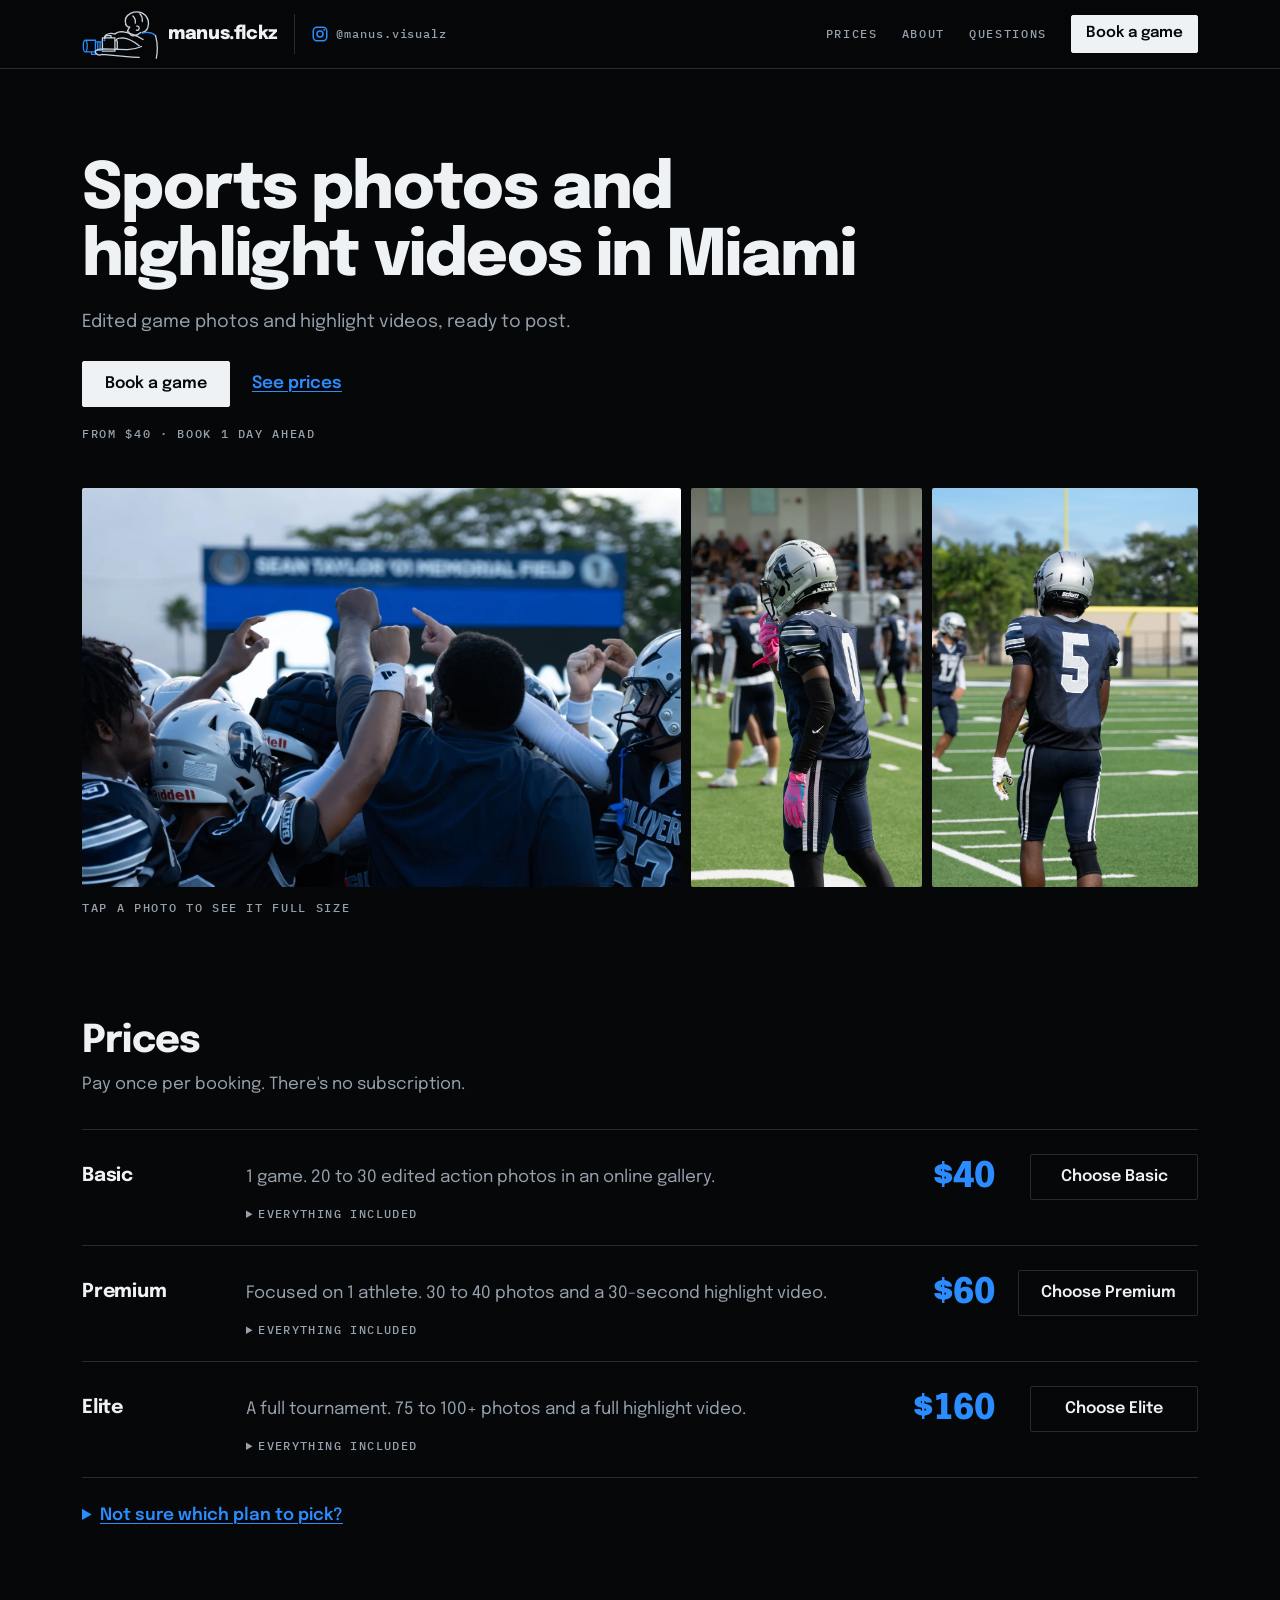
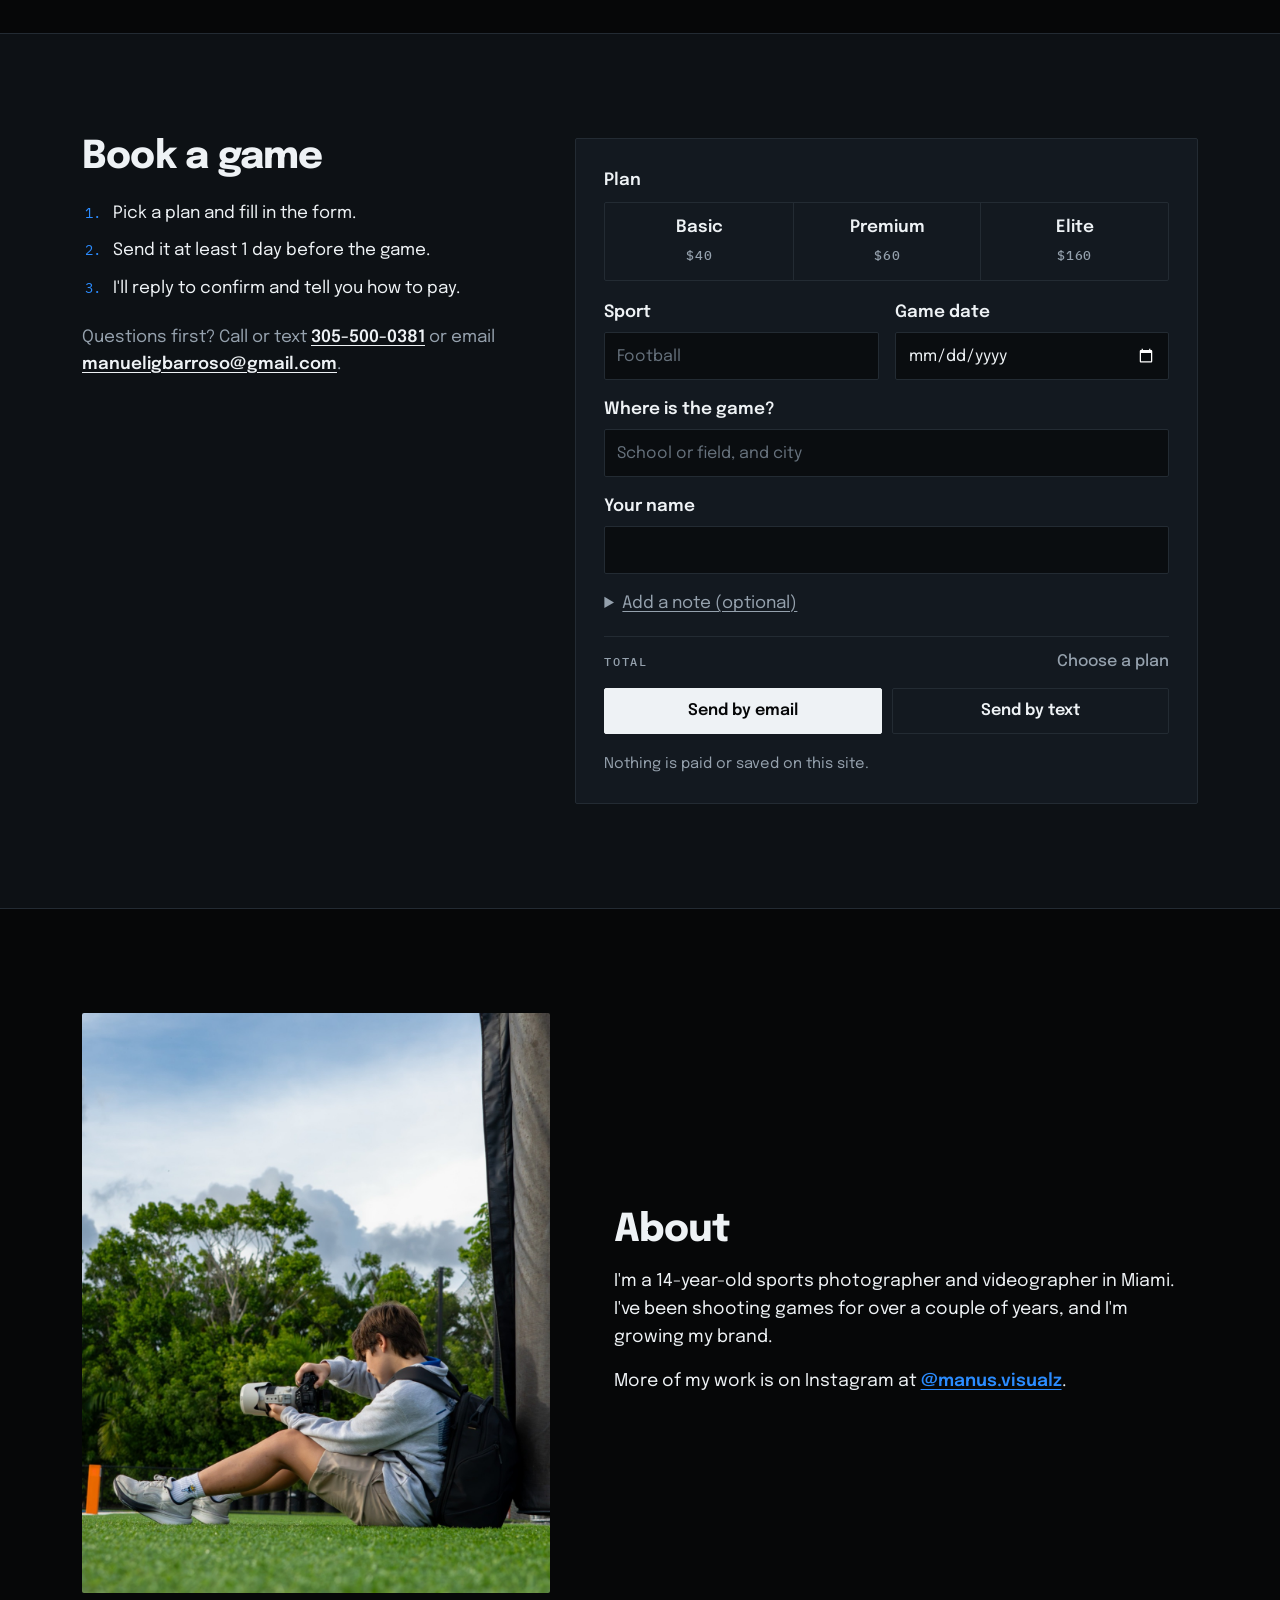
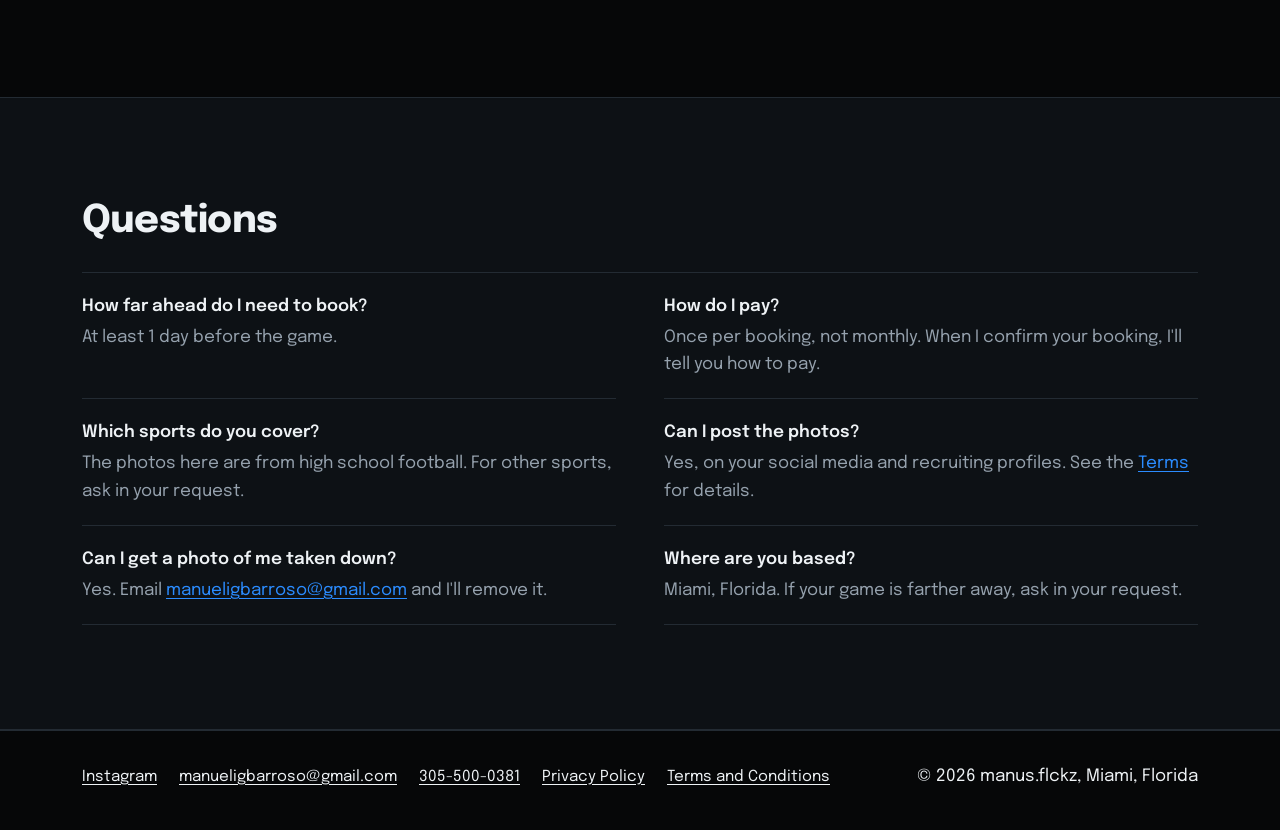
<file: index.html>
<!doctype html>
<html lang="en">
<head>
  <meta charset="utf-8">
  <meta name="viewport" content="width=device-width, initial-scale=1, viewport-fit=cover">
  <title>manus.flckz | Sports Photography and Video in Miami</title>
  <meta name="description" content="Book sports photo and video coverage in Miami, Florida. Plans from $40 per booking. Edited, social-media-ready photos and highlight videos. Book at least 1 day before your game.">
  <link rel="canonical" href="https://www.manusflckz.net/">
  <meta property="og:type" content="website">
  <meta property="og:title" content="manus.flckz | Sports Photography and Video in Miami">
  <meta property="og:description" content="Game photos and highlight videos in Miami. Plans from $40 per booking.">
  <meta property="og:url" content="https://www.manusflckz.net/">
  <meta property="og:image" content="https://www.manusflckz.net/images/DSC00968.webp">
  <meta name="theme-color" content="#060708">
  <link rel="icon" href="favicon.ico" sizes="48x48">
  <link rel="icon" href="favicon.svg" type="image/svg+xml">
  <link rel="apple-touch-icon" href="apple-touch-icon.png">
  <link rel="preconnect" href="https://fonts.googleapis.com">
  <link rel="preconnect" href="https://fonts.gstatic.com" crossorigin>
  <link href="https://fonts.googleapis.com/css2?family=Epilogue:wght@400;500;600;700;800&family=IBM+Plex+Mono:wght@400;500&display=swap" rel="stylesheet">
  <link rel="stylesheet" href="styles.css">
</head>
<body id="top">
  <a class="skip" href="#main">Skip to content</a>

  <header class="site-header">
    <div class="wrap header-row">
      <div class="header-left">
        <a class="brand" href="#top"><img src="logo.svg" alt="" width="76" height="50"><span class="brand-name">manus.flckz</span></a>
        <a class="insta" href="https://www.instagram.com/manus.visualz/" target="_blank" rel="noopener" aria-label="@manus.visualz on Instagram">
          <svg width="18" height="18" viewBox="0 0 24 24" fill="none" stroke="currentColor" stroke-width="2" aria-hidden="true"><rect x="3" y="3" width="18" height="18" rx="5"/><circle cx="12" cy="12" r="4"/><circle cx="17.5" cy="6.5" r="1.2" fill="currentColor" stroke="none"/></svg>
          <span>@manus.visualz</span>
        </a>
      </div>
      <nav class="site-nav" aria-label="Main">
        <a href="#prices">Prices</a>
        <a href="#about">About</a>
        <a href="#questions">Questions</a>
        <a class="btn btn-small" href="#book">Book<span class="xs-hide">&nbsp;a game</span></a>
      </nav>
    </div>
  </header>

  <main id="main">
    <section class="wrap" aria-labelledby="intro-title">
      <div class="intro">
        <div class="intro-text">
          <h1 id="intro-title">Sports photos and highlight videos in Miami</h1>
          <p class="lead">Edited game photos and highlight videos, ready to post.</p>
          <div class="intro-actions">
            <a class="btn" href="#book">Book a game</a>
            <a class="text-link" href="#prices">See prices</a>
          </div>
          <p class="mono">From $40 &middot; Book 1 day ahead</p>
        </div>
      </div>

      <div class="gallery">
        <button type="button" class="g-wide" aria-label="View photo 1 of 3 full size">
          <img src="images/DSC00968.webp" width="1500" height="1000" alt="Football players in navy jerseys and silver helmets huddle with raised fists in front of the Sean Taylor '01 Memorial Field scoreboard">
        </button>
        <button type="button" class="g-tall" style="--r: .5758" aria-label="View photo 2 of 3 full size">
          <img src="images/DSC01078.webp" width="1500" height="2605" alt="Football player wearing number 0 and pink gloves stands on the field with teammates and fans behind him">
        </button>
        <button type="button" class="g-tall" style="--r: .6667" aria-label="View photo 3 of 3 full size">
          <img src="images/DSC01193.webp" width="1500" height="2250" alt="Football player wearing number 5, seen from behind, looking downfield on a sunny day">
        </button>
      </div>
      <p class="gallery-note mono">Tap a photo to see it full size</p>
    </section>

    <dialog class="lightbox" id="lightbox" aria-label="Photo viewer">
      <div class="lb-inner">
        <span class="lb-count" id="lb-count"></span>
        <img id="lb-img" alt="">
        <button class="lb-btn lb-close" type="button" id="lb-close" aria-label="Close photo viewer">
          <svg width="20" height="20" viewBox="0 0 20 20" aria-hidden="true"><path d="M4 4l12 12M16 4L4 16" stroke="currentColor" stroke-width="2.4" fill="none"/></svg>
        </button>
        <button class="lb-btn lb-prev" type="button" id="lb-prev" aria-label="Previous photo">
          <svg width="20" height="20" viewBox="0 0 20 20" aria-hidden="true"><path d="M13 3l-7 7 7 7" stroke="currentColor" stroke-width="2.4" fill="none"/></svg>
        </button>
        <button class="lb-btn lb-next" type="button" id="lb-next" aria-label="Next photo">
          <svg width="20" height="20" viewBox="0 0 20 20" aria-hidden="true"><path d="M7 3l7 7-7 7" stroke="currentColor" stroke-width="2.4" fill="none"/></svg>
        </button>
      </div>
    </dialog>

    <section class="section" id="prices" aria-labelledby="prices-title">
      <div class="wrap">
        <div class="section-head">
          <h2 id="prices-title">Prices</h2>
          <p>Pay once per booking. There's no subscription.</p>
        </div>

        <div class="rates">
          <article class="plan" data-plan="basic">
            <div class="plan-main">
              <div class="plan-name"><h3>Basic</h3><span class="plan-tag">Best fit</span></div>
              <p class="plan-sum">1 game. 20 to 30 edited action photos in an online gallery.</p>
            </div>
            <p class="price">$40</p>
            <div class="plan-actions">
              <button type="button" class="btn btn-line" data-choose="basic">Choose Basic</button>
            </div>
            <details class="plan-more">
              <summary>Everything included</summary>
              <ul>
                <li>1 game or event</li>
                <li>20 to 30 edited photos</li>
                <li>Action shots</li>
                <li>Online gallery</li>
                <li>Social-media-ready files</li>
              </ul>
            </details>
          </article>

          <article class="plan" data-plan="premium">
            <div class="plan-main">
              <div class="plan-name"><h3>Premium</h3><span class="plan-tag">Best fit</span></div>
              <p class="plan-sum">Focused on 1 athlete. 30 to 40 photos and a 30-second highlight video.</p>
            </div>
            <p class="price">$60</p>
            <div class="plan-actions">
              <button type="button" class="btn btn-line" data-choose="premium">Choose Premium</button>
            </div>
            <details class="plan-more">
              <summary>Everything included</summary>
              <ul>
                <li>Coverage focused on 1 athlete</li>
                <li>30 to 40 edited photos</li>
                <li>Action and portrait shots</li>
                <li>1 highlight video (30 seconds)</li>
                <li>Social-media-ready delivery</li>
              </ul>
            </details>
          </article>

          <article class="plan" data-plan="elite">
            <div class="plan-main">
              <div class="plan-name"><h3>Elite</h3><span class="plan-tag">Best fit</span></div>
              <p class="plan-sum">A full tournament. 75 to 100+ photos and a full highlight video.</p>
            </div>
            <p class="price">$160</p>
            <div class="plan-actions">
              <button type="button" class="btn btn-line" data-choose="elite">Choose Elite</button>
            </div>
            <details class="plan-more">
              <summary>Everything included</summary>
              <ul>
                <li>Coverage across multiple games (tournament)</li>
                <li>75 to 100+ photos</li>
                <li>Photos focused on you: key moments and celebrations</li>
                <li>Sideline, playing and celebration shots</li>
                <li>1 full tournament highlight video</li>
                <li>Priority editing and delivery</li>
              </ul>
            </details>
          </article>
        </div>

        <details class="finder" id="finder">
          <summary>Not sure which plan to pick?</summary>
          <div class="finder-body">
            <div class="finder-step" id="finder-q1">
              <p id="q1-label">What do you need covered?</p>
              <div class="choice-row" role="group" aria-labelledby="q1-label">
                <button type="button" class="choice" data-q1="game" aria-pressed="false">One game</button>
                <button type="button" class="choice" data-q1="tournament" aria-pressed="false">A tournament</button>
              </div>
            </div>
            <div class="finder-step" id="finder-q2" hidden>
              <p id="q2-label">Do you want a highlight video, or photos focused on one athlete?</p>
              <div class="choice-row" role="group" aria-labelledby="q2-label">
                <button type="button" class="choice" data-q2="yes" aria-pressed="false">Yes</button>
                <button type="button" class="choice" data-q2="no" aria-pressed="false">No, just game photos</button>
              </div>
            </div>
            <div class="finder-result" id="finder-result" hidden aria-live="polite"></div>
            <button type="button" class="link-btn" id="finder-reset" hidden>Start over</button>
          </div>
        </details>
      </div>
    </section>

    <section class="section section-alt" id="book" aria-labelledby="book-title">
      <div class="wrap book-grid">
        <div class="book-info">
          <h2 id="book-title">Book a game</h2>
          <ol class="book-steps">
            <li>Pick a plan and fill in the form.</li>
            <li>Send it at least 1 day before the game.</li>
            <li>I'll reply to confirm and tell you how to pay.</li>
          </ol>
          <p class="book-contact">Questions first? Call or text <a href="tel:+13055000381">305-500-0381</a> or email <a href="mailto:manueligbarroso@gmail.com">manueligbarroso@gmail.com</a>.</p>
        </div>

        <form class="form" id="book-form" novalidate>
          <p class="form-status" id="form-status" role="alert"></p>

          <fieldset>
            <legend>Plan</legend>
            <div class="plan-radios">
              <label class="plan-radio"><input type="radio" name="plan" value="basic"><span><strong>Basic</strong><em>$40</em></span></label>
              <label class="plan-radio"><input type="radio" name="plan" value="premium"><span><strong>Premium</strong><em>$60</em></span></label>
              <label class="plan-radio"><input type="radio" name="plan" value="elite"><span><strong>Elite</strong><em>$160</em></span></label>
            </div>
            <p class="err" id="err-plan"></p>
          </fieldset>

          <div class="fields">
            <div class="fields fields-2">
              <div class="field">
                <label for="sport">Sport</label>
                <input id="sport" name="sport" type="text" autocomplete="off" placeholder="Football" aria-describedby="err-sport">
                <p class="err" id="err-sport"></p>
              </div>
              <div class="field">
                <label for="date" id="date-label">Game date</label>
                <input id="date" name="date" type="date" aria-describedby="err-date">
                <p class="err" id="err-date"></p>
              </div>
            </div>
            <div class="field">
              <label for="location">Where is the game?</label>
              <input id="location" name="location" type="text" placeholder="School or field, and city" aria-describedby="err-location">
              <p class="err" id="err-location"></p>
            </div>
            <div class="field" id="athlete-field" hidden>
              <label for="athlete">Athlete name and jersey number</label>
              <input id="athlete" name="athlete" type="text" placeholder="Jordan Smith, #5" aria-describedby="err-athlete">
              <p class="err" id="err-athlete"></p>
            </div>
            <div class="field">
              <label for="name">Your name</label>
              <input id="name" name="name" type="text" autocomplete="name" aria-describedby="err-name">
              <p class="err" id="err-name"></p>
            </div>
            <details class="note-toggle">
              <summary>Add a note (optional)</summary>
              <div class="field">
                <label for="notes" class="sr-only">Note</label>
                <textarea id="notes" name="notes" placeholder="Start time, shots you want, anything else"></textarea>
              </div>
            </details>
          </div>

          <div class="total"><span>Total</span><strong id="sum-price">Choose a plan</strong></div>
          <div class="send-row">
            <button type="submit" class="btn" data-send="email">Send by email</button>
            <button type="submit" class="btn btn-line" data-send="text">Send by text</button>
          </div>
          <p class="form-foot">Nothing is paid or saved on this site.</p>
        </form>
      </div>
    </section>

    <section class="section" id="about" aria-labelledby="about-title">
      <div class="wrap about-grid">
        <figure class="about-photo">
          <img src="images/manus-at-work.jpg" width="1210" height="1500" loading="lazy" alt="manus.flckz sitting on the turf against a goal post pad, checking a shot on a camera with a white telephoto lens">
        </figure>
        <div class="about-text">
          <h2 id="about-title">About</h2>
          <p>I'm a 14-year-old sports photographer and videographer in Miami. I've been shooting games for over a couple of years, and I'm growing my brand.</p>
          <p>More of my work is on Instagram at <a class="text-link" href="https://www.instagram.com/manus.visualz/" target="_blank" rel="noopener">@manus.visualz</a>.</p>
        </div>
      </div>
    </section>

    <section class="section section-alt" id="questions" aria-labelledby="questions-title">
      <div class="wrap">
        <div class="section-head">
          <h2 id="questions-title">Questions</h2>
        </div>
        <dl class="faq">
          <div>
            <dt>How far ahead do I need to book?</dt>
            <dd>At least 1 day before the game.</dd>
          </div>
          <div>
            <dt>How do I pay?</dt>
            <dd>Once per booking, not monthly. When I confirm your booking, I'll tell you how to pay.</dd>
          </div>
          <div>
            <dt>Which sports do you cover?</dt>
            <dd>The photos here are from high school football. For other sports, ask in your request.</dd>
          </div>
          <div>
            <dt>Can I post the photos?</dt>
            <dd>Yes, on your social media and recruiting profiles. See the <a href="terms-and-conditions.html#rights">Terms</a> for details.</dd>
          </div>
          <div>
            <dt>Can I get a photo of me taken down?</dt>
            <dd>Yes. Email <a href="mailto:manueligbarroso@gmail.com">manueligbarroso@gmail.com</a> and I'll remove it.</dd>
          </div>
          <div>
            <dt>Where are you based?</dt>
            <dd>Miami, Florida. If your game is farther away, ask in your request.</dd>
          </div>
        </dl>
      </div>
    </section>
  </main>

  <footer class="site-footer" id="contact">
    <div class="wrap footer-row">
      <ul class="footer-links">
        <li><a href="https://www.instagram.com/manus.visualz/" target="_blank" rel="noopener">Instagram</a></li>
        <li><a href="mailto:manueligbarroso@gmail.com">manueligbarroso@gmail.com</a></li>
        <li><a href="tel:+13055000381">305-500-0381</a></li>
        <li><a href="privacy-policy.html">Privacy Policy</a></li>
        <li><a href="terms-and-conditions.html">Terms and Conditions</a></li>
      </ul>
      <span class="copy">&copy; <span id="year">2026</span> manus.flckz, Miami, Florida</span>
    </div>
  </footer>

  <script src="script.js"></script>
</body>
</html>
</file>
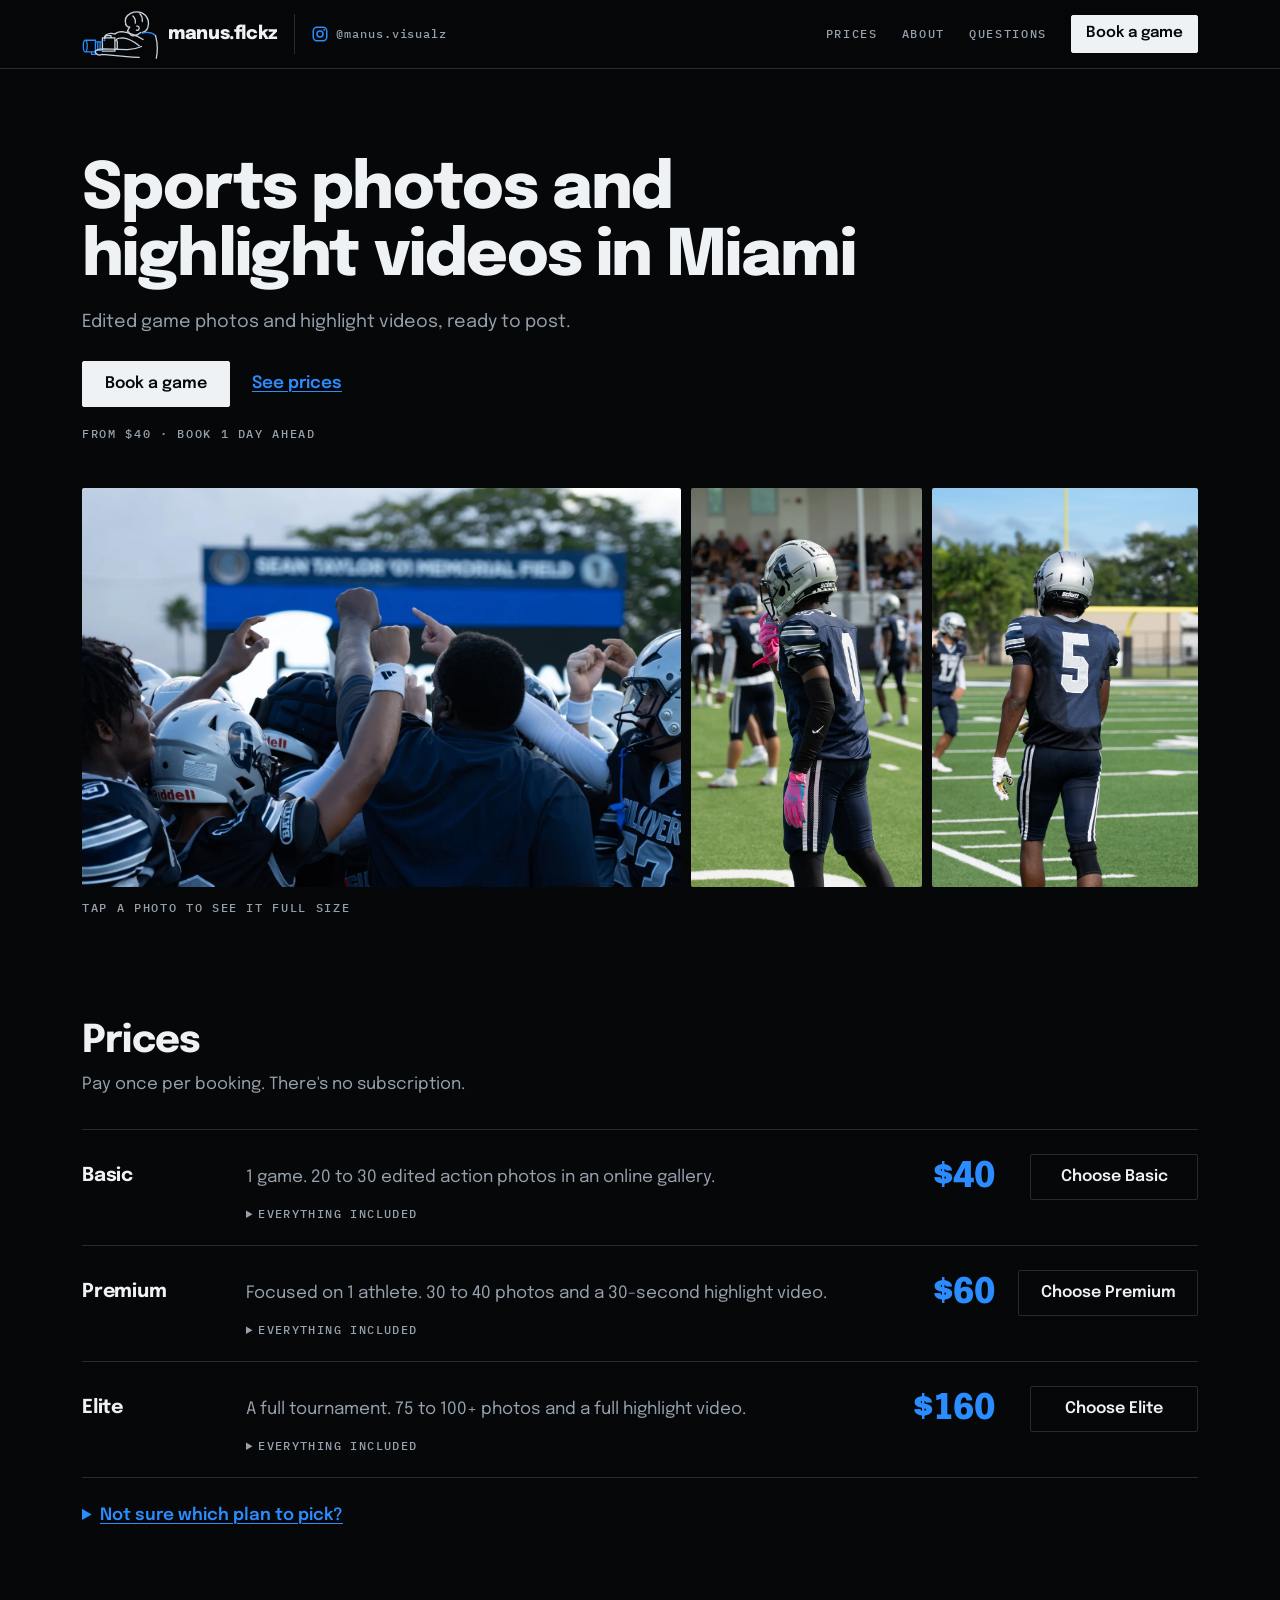
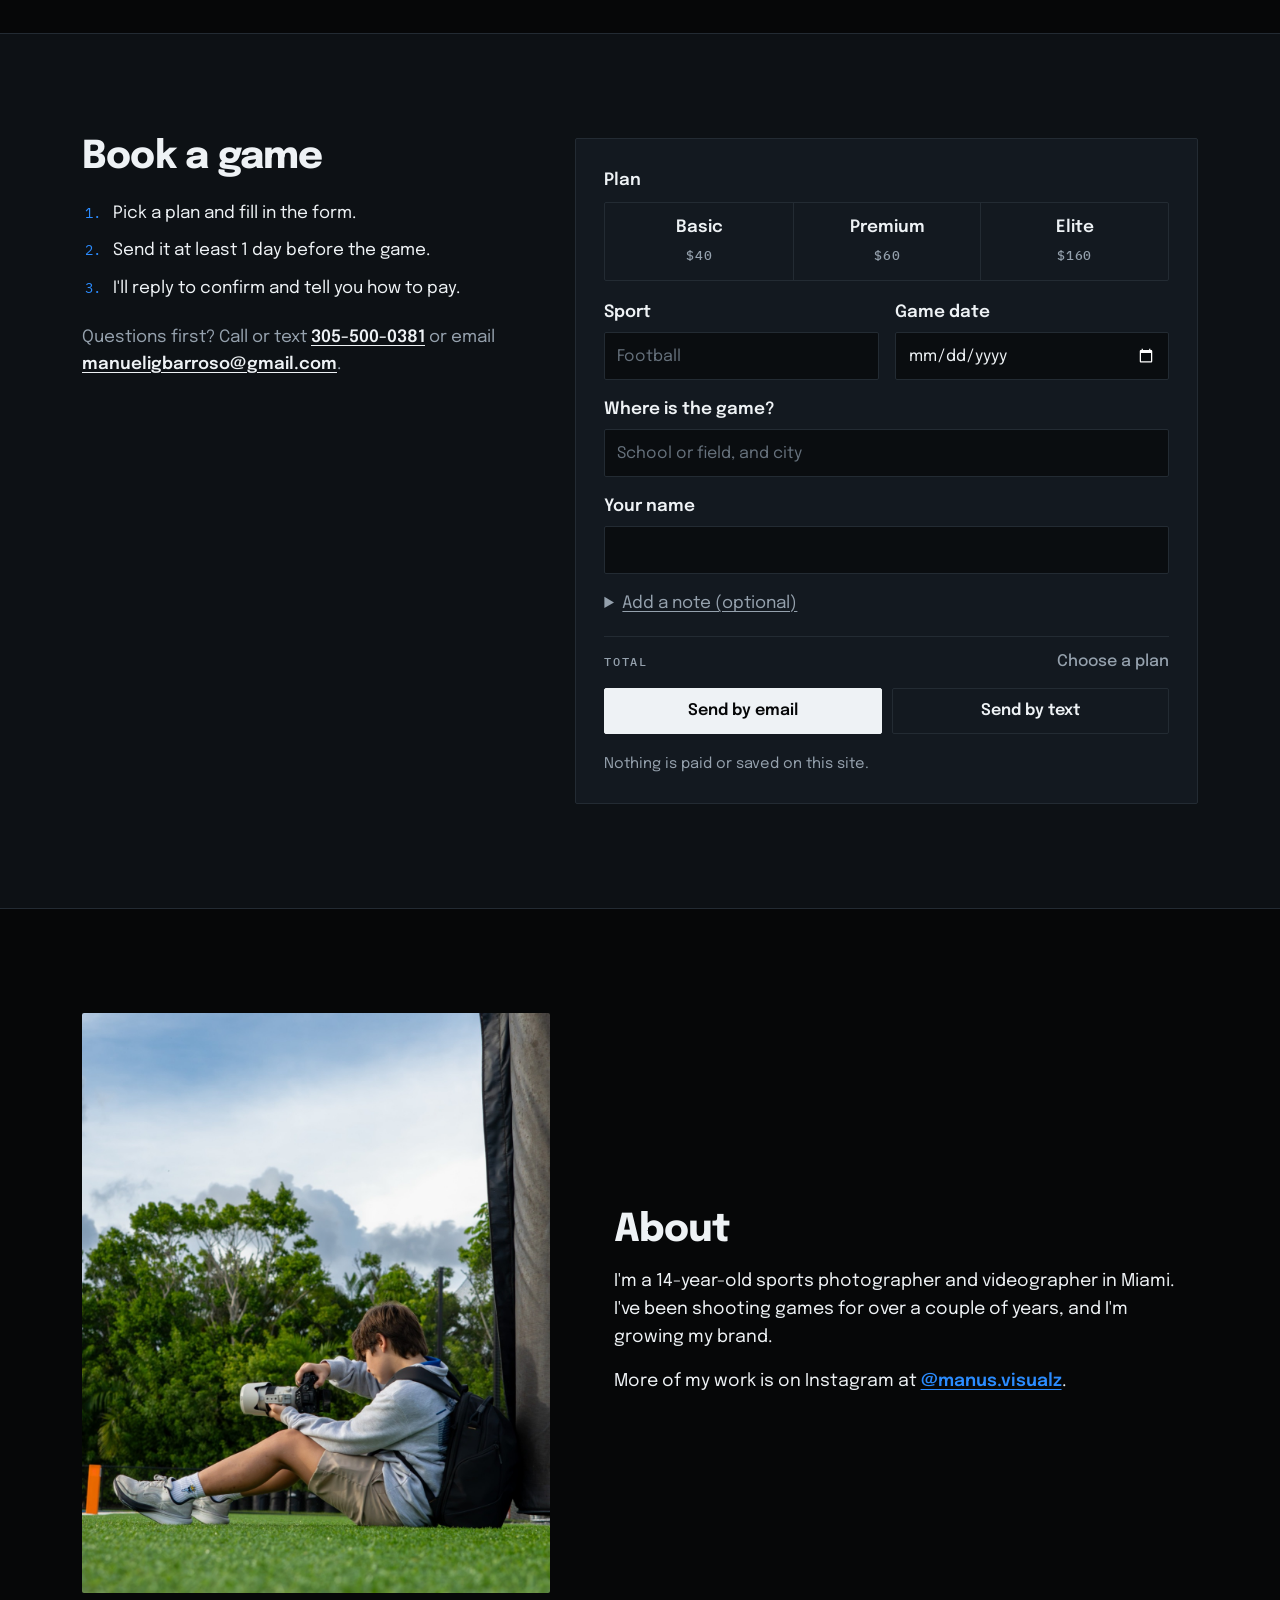
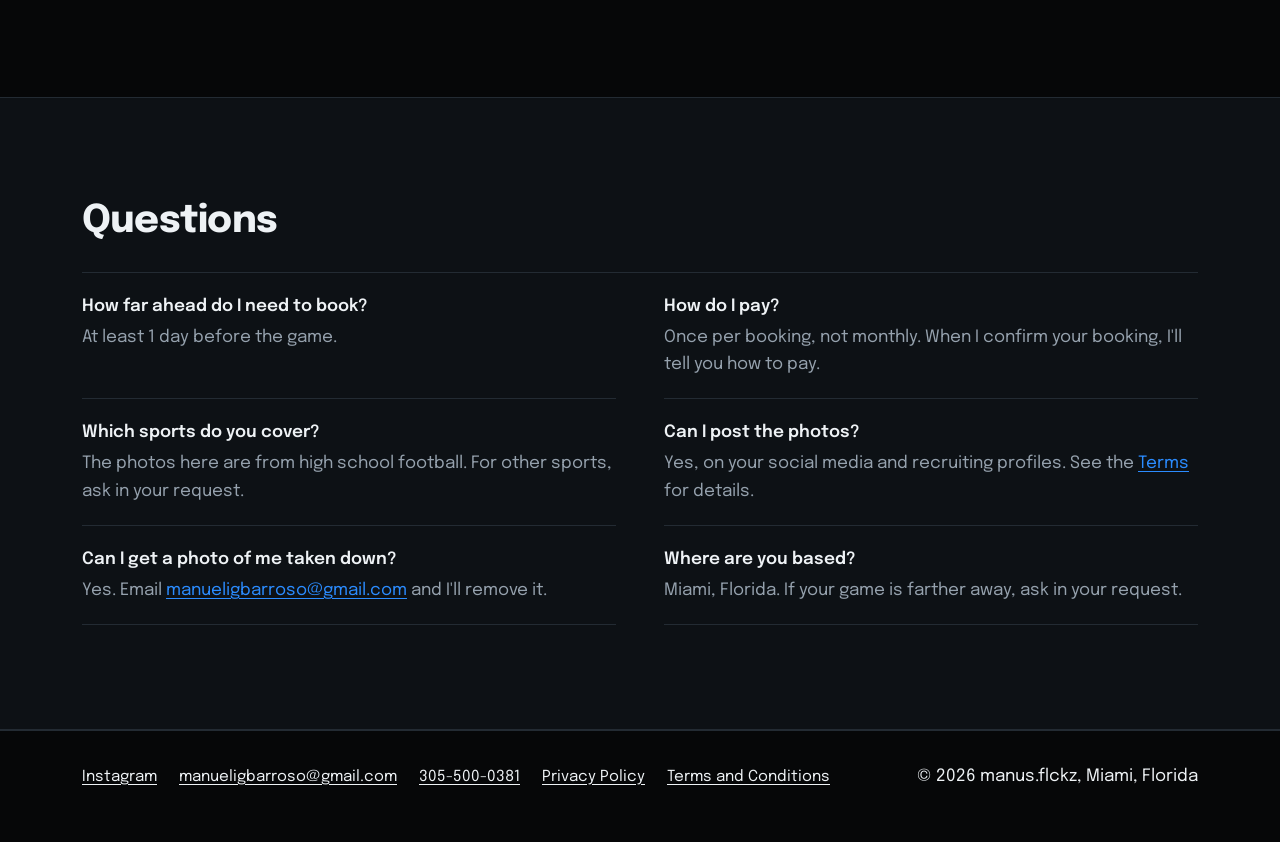
<file: cart/index.html>
<!doctype html>
<html lang="en">
<head>
  <meta charset="utf-8">
  <meta name="viewport" content="width=device-width, initial-scale=1">
  <title>manus.flckz</title>
  <meta name="robots" content="noindex">
  <meta http-equiv="refresh" content="0; url=../">
  <link rel="canonical" href="https://www.manusflckz.net/">
</head>
<body style="background:#060708;color:#eef2f5;font-family:Arial,sans-serif">
  <p>This page moved. <a href="../" style="color:#2b8cff">Go to manus.flckz</a>.</p>
</body>
</html>
</file>
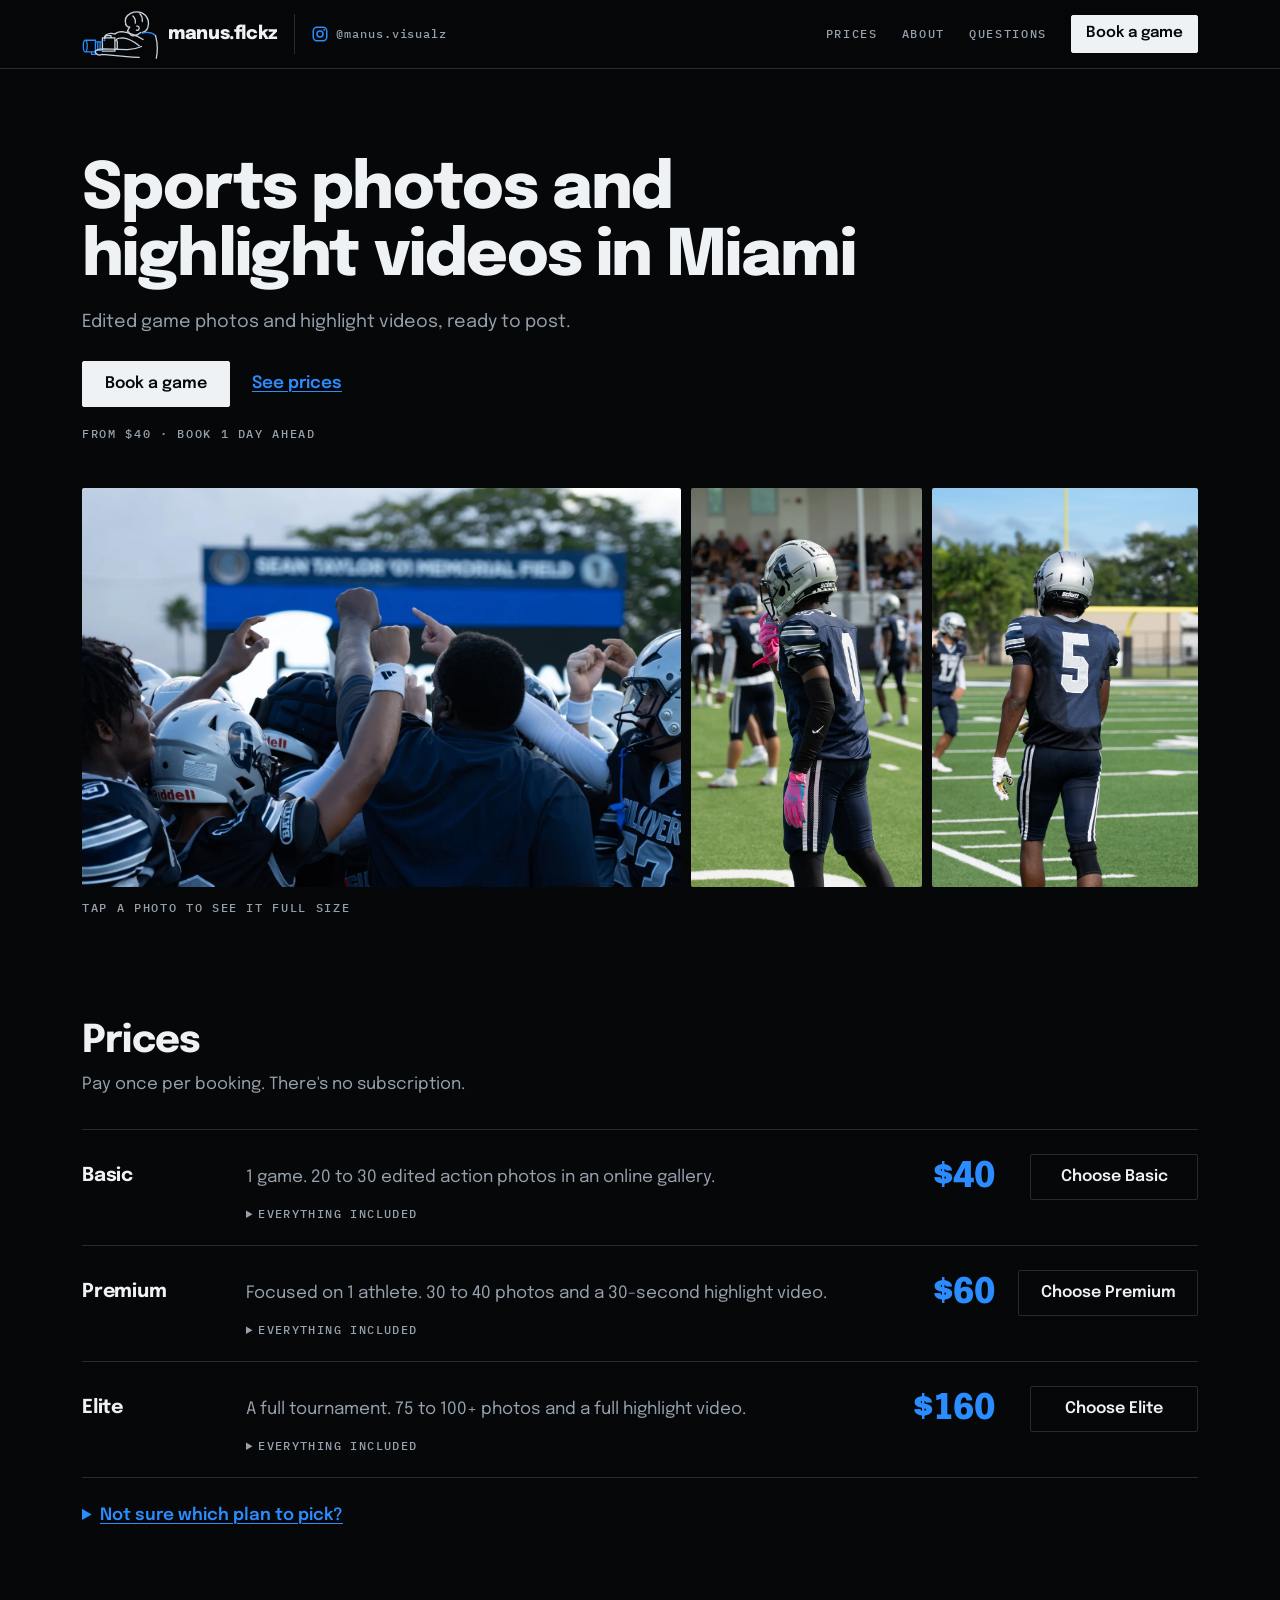
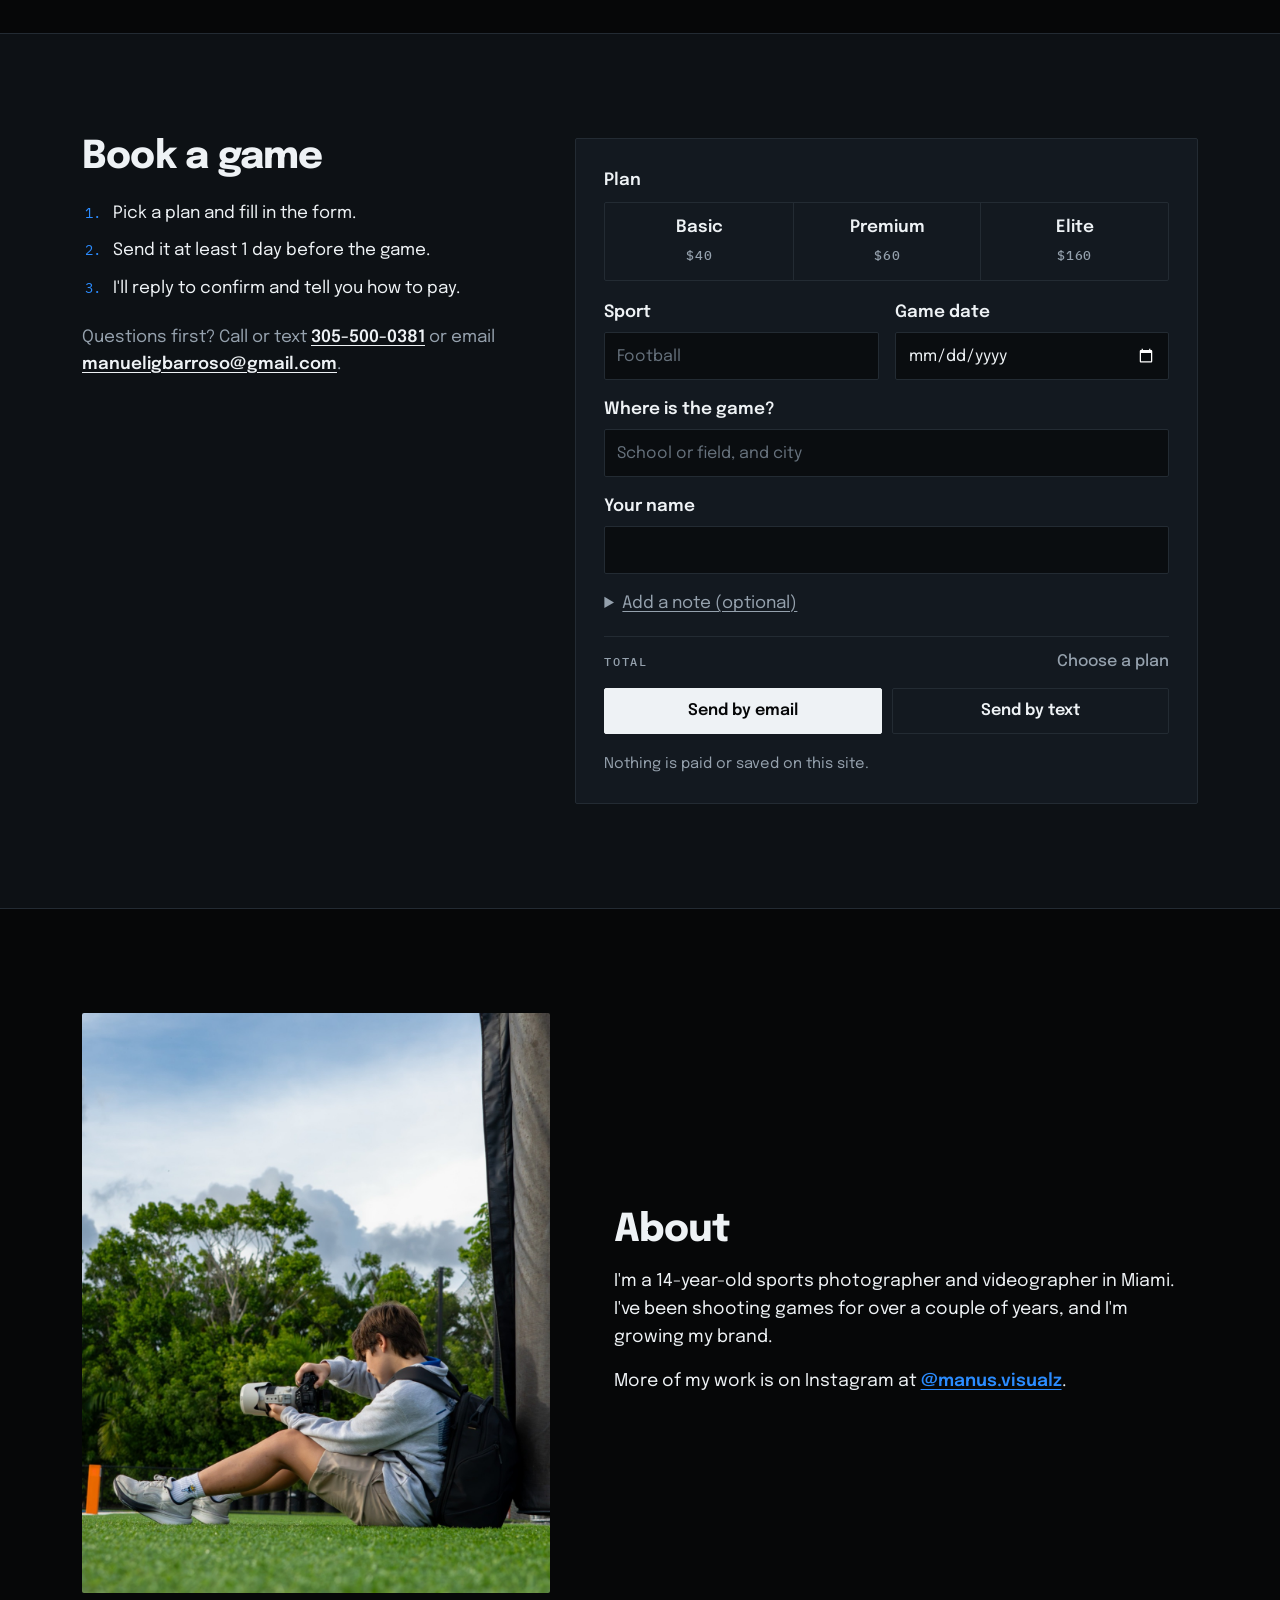
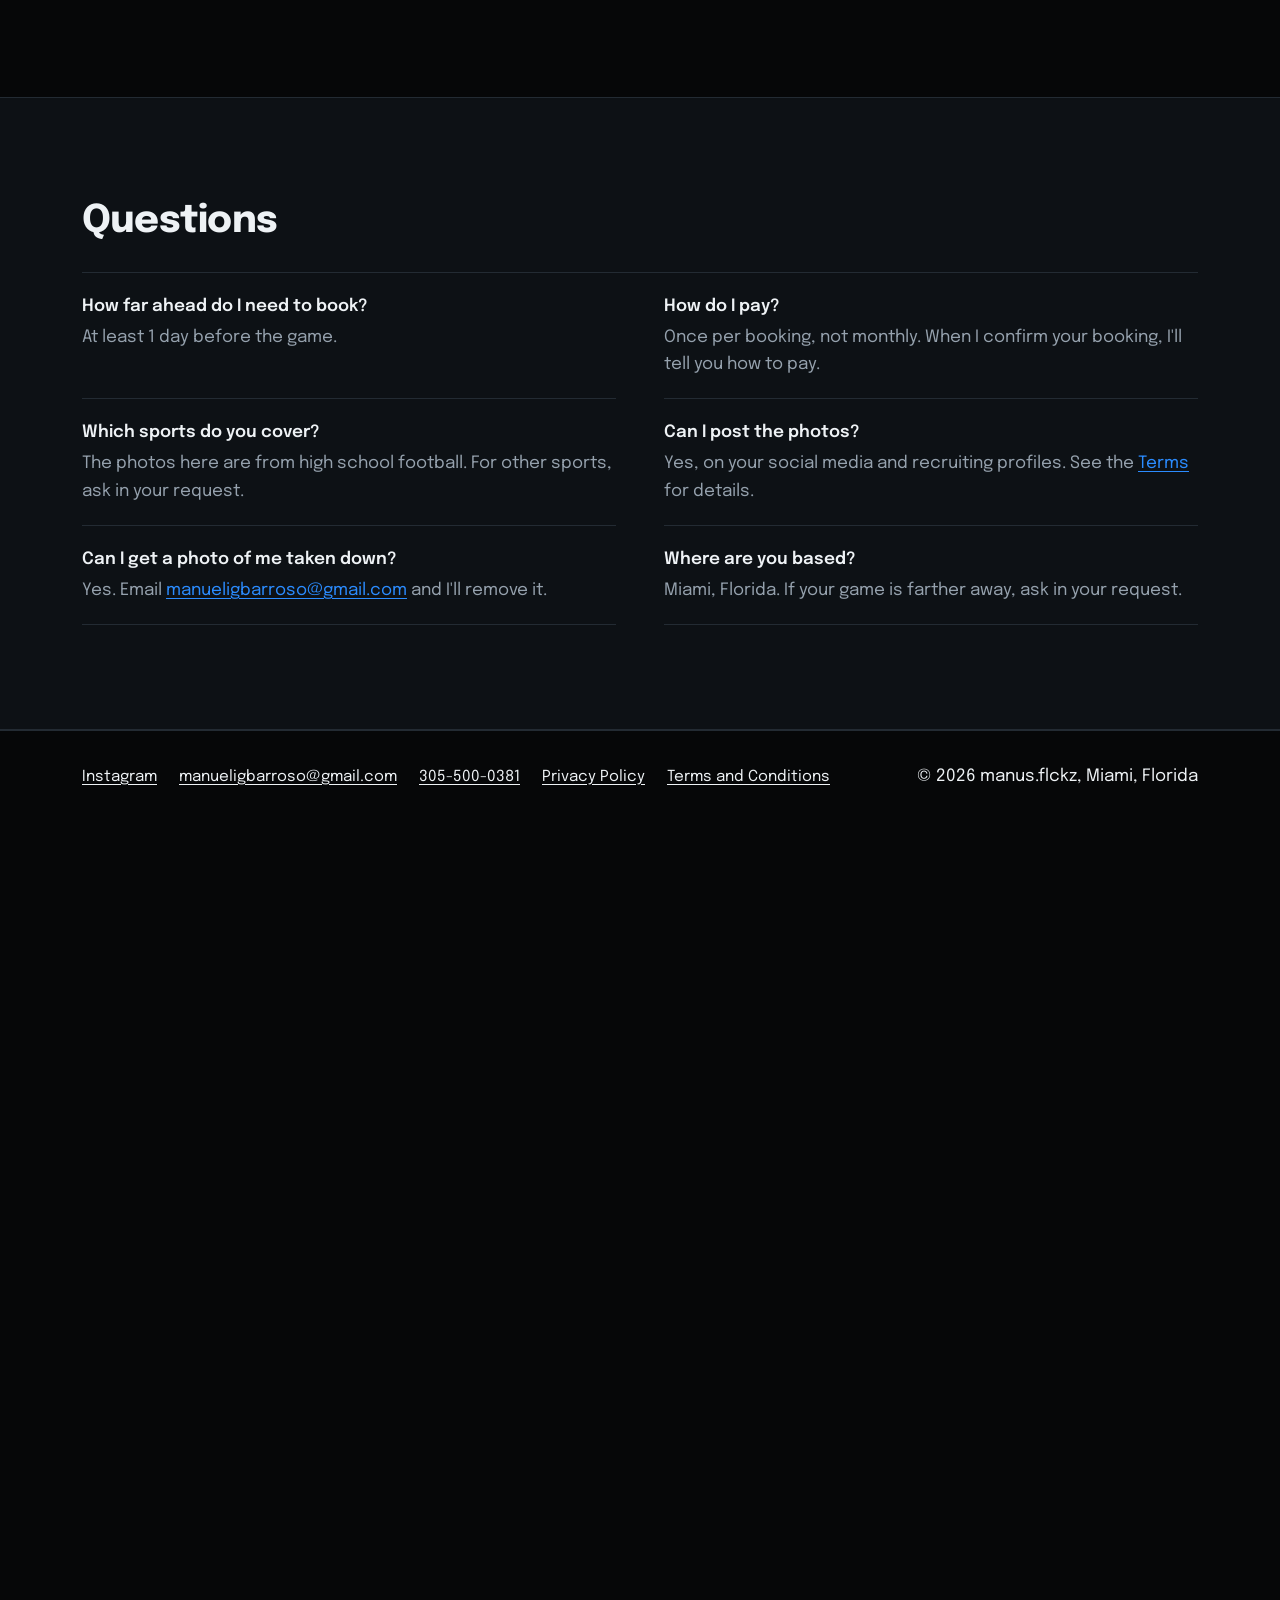
<file: faqs/index.html>
<!doctype html>
<html lang="en">
<head>
  <meta charset="utf-8">
  <meta name="viewport" content="width=device-width, initial-scale=1">
  <title>manus.flckz</title>
  <meta name="robots" content="noindex">
  <meta http-equiv="refresh" content="0; url=../#questions">
  <link rel="canonical" href="https://www.manusflckz.net/#questions">
</head>
<body style="background:#060708;color:#eef2f5;font-family:Arial,sans-serif">
  <p>This page moved. <a href="../#questions" style="color:#2b8cff">Go to manus.flckz</a>.</p>
</body>
</html>
</file>
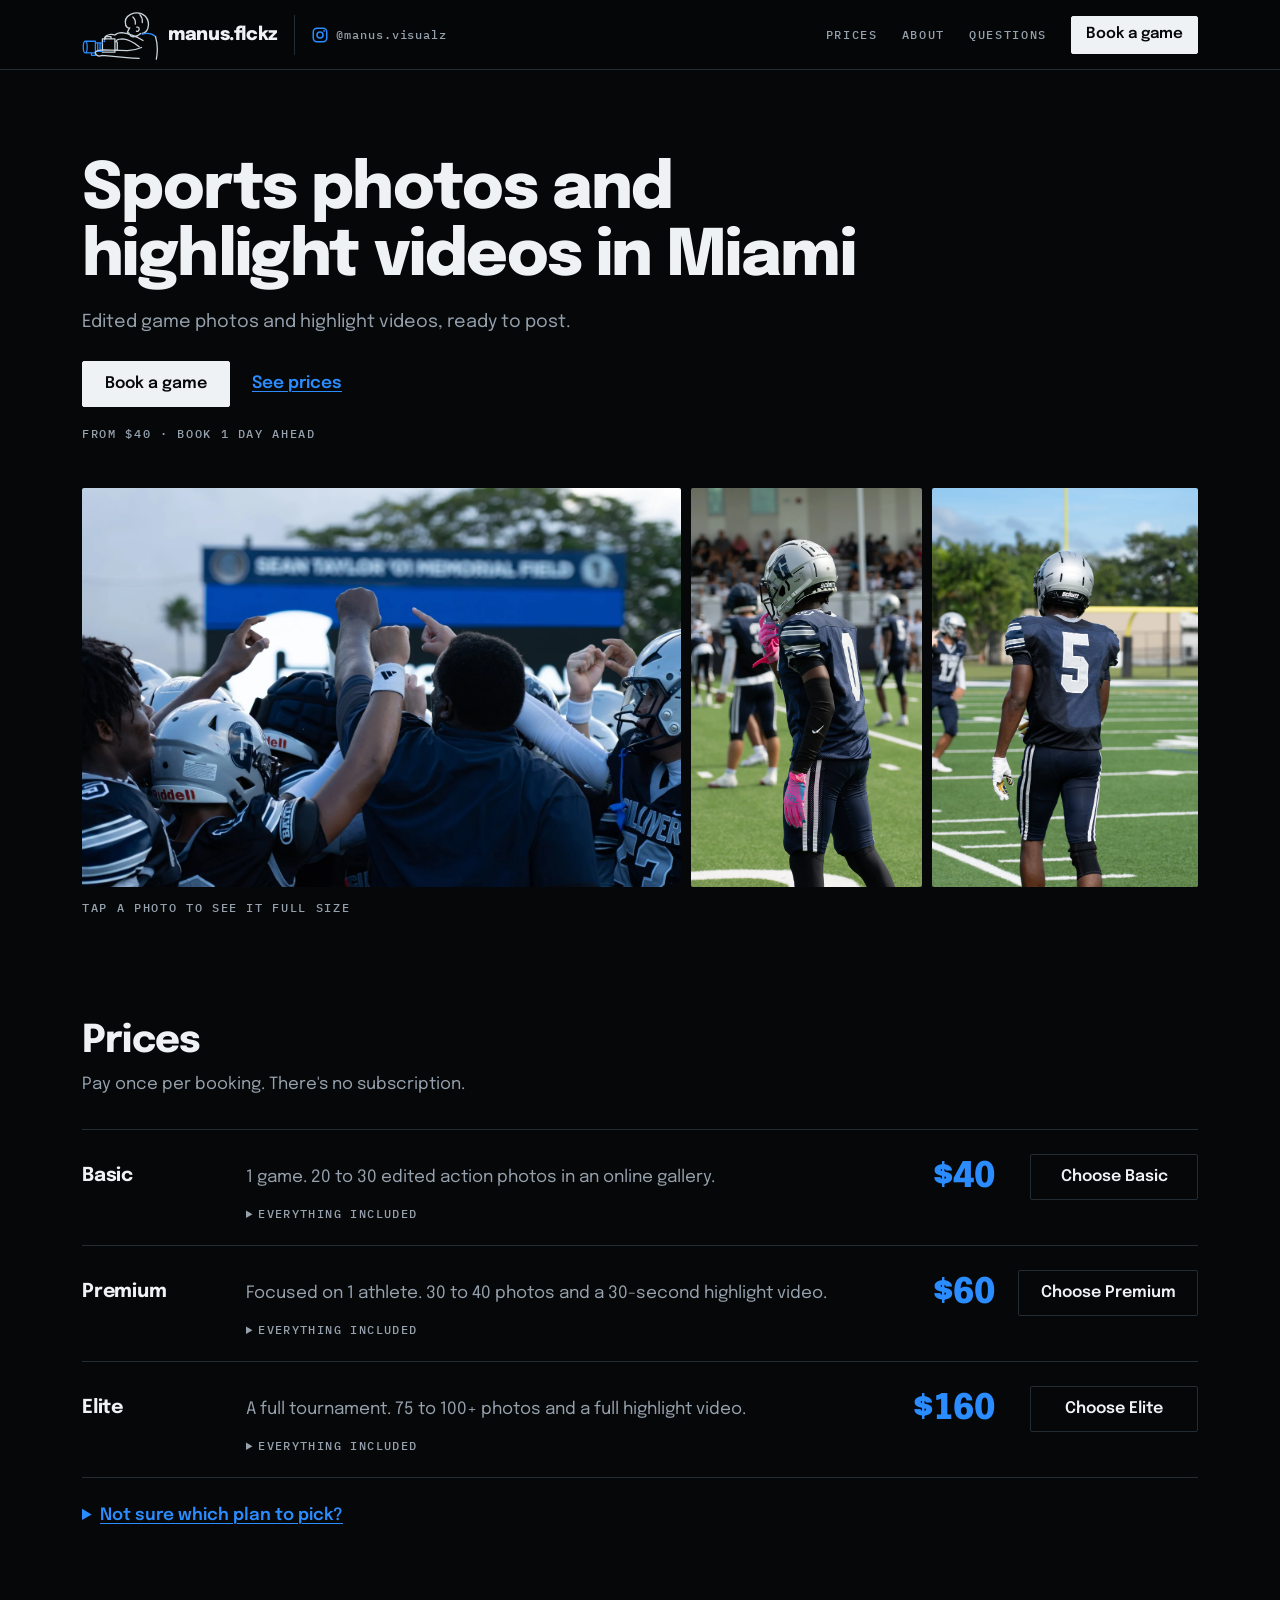
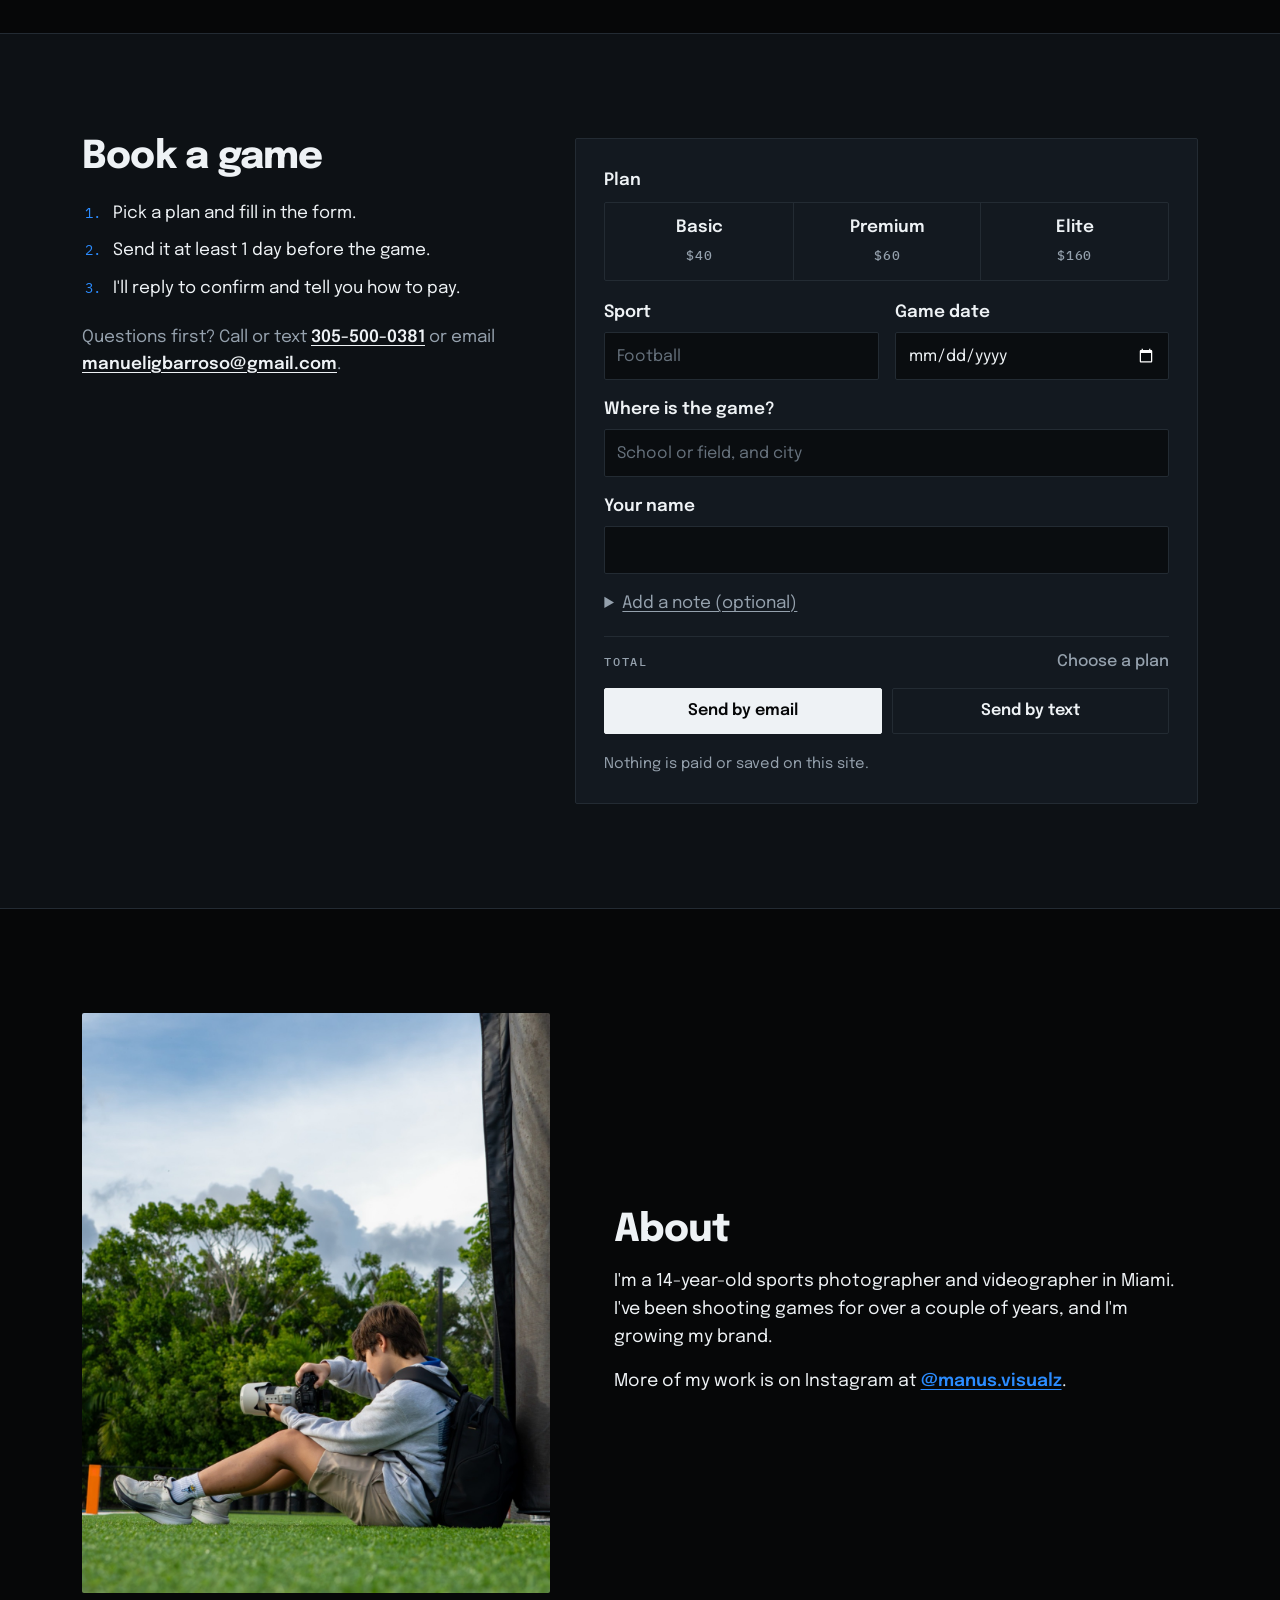
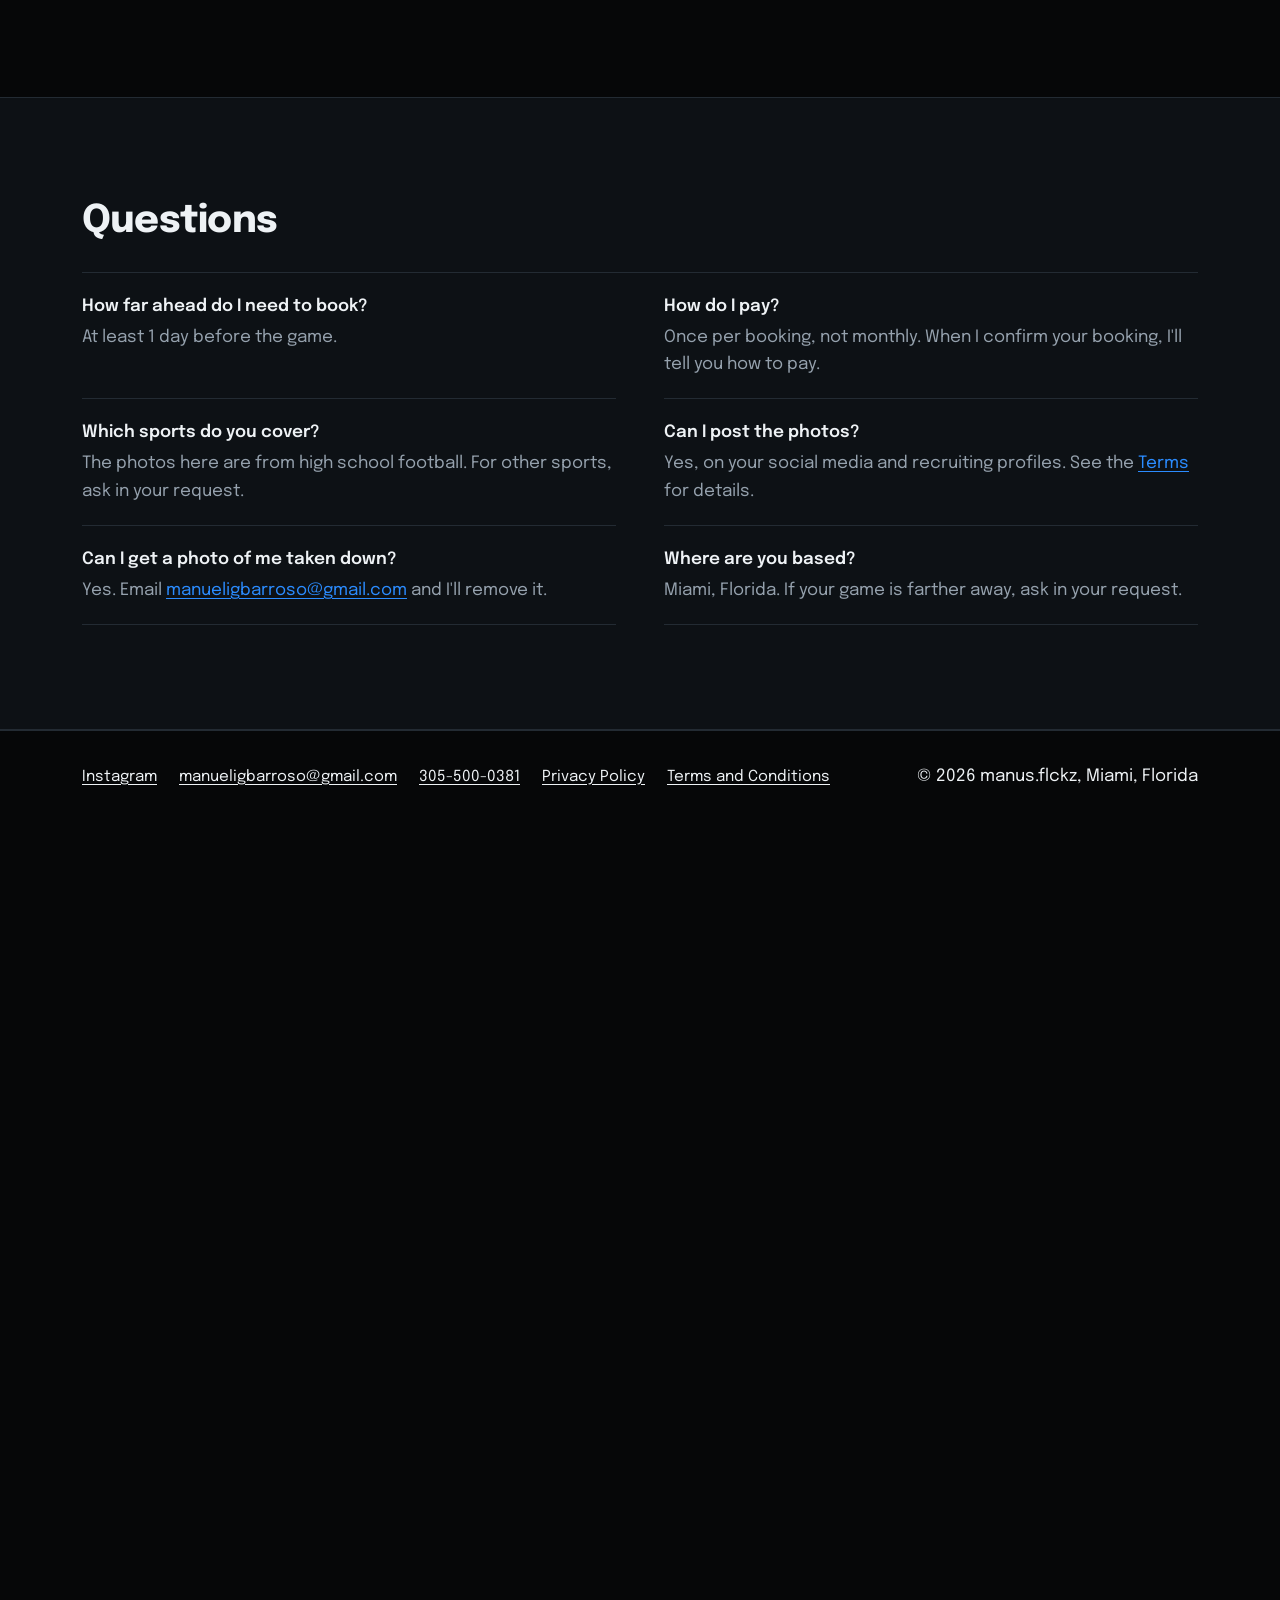
<file: join/index.html>
<!doctype html>
<html lang="en">
<head>
  <meta charset="utf-8">
  <meta name="viewport" content="width=device-width, initial-scale=1">
  <title>manus.flckz</title>
  <meta name="robots" content="noindex">
  <meta http-equiv="refresh" content="0; url=../#prices">
  <link rel="canonical" href="https://www.manusflckz.net/#prices">
</head>
<body style="background:#060708;color:#eef2f5;font-family:Arial,sans-serif">
  <p>This page moved. <a href="../#prices" style="color:#2b8cff">Go to manus.flckz</a>.</p>
</body>
</html>
</file>
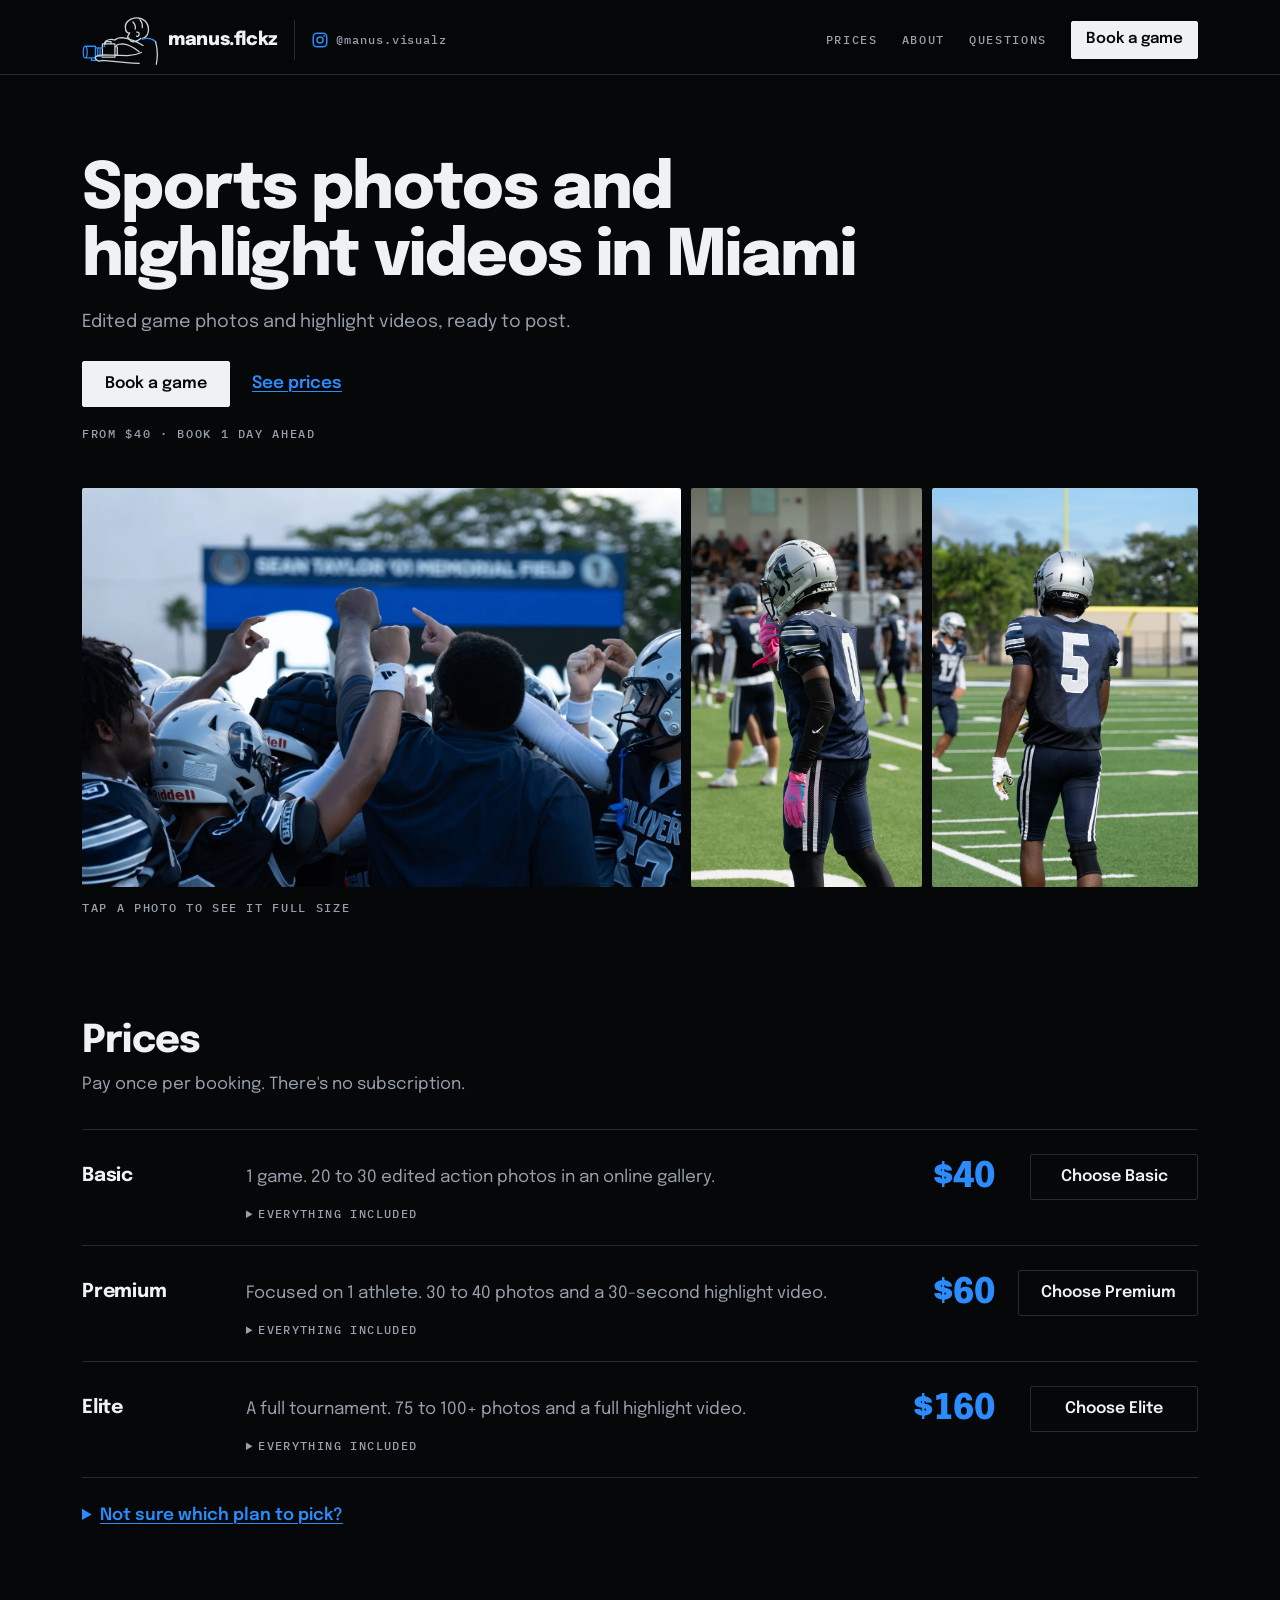
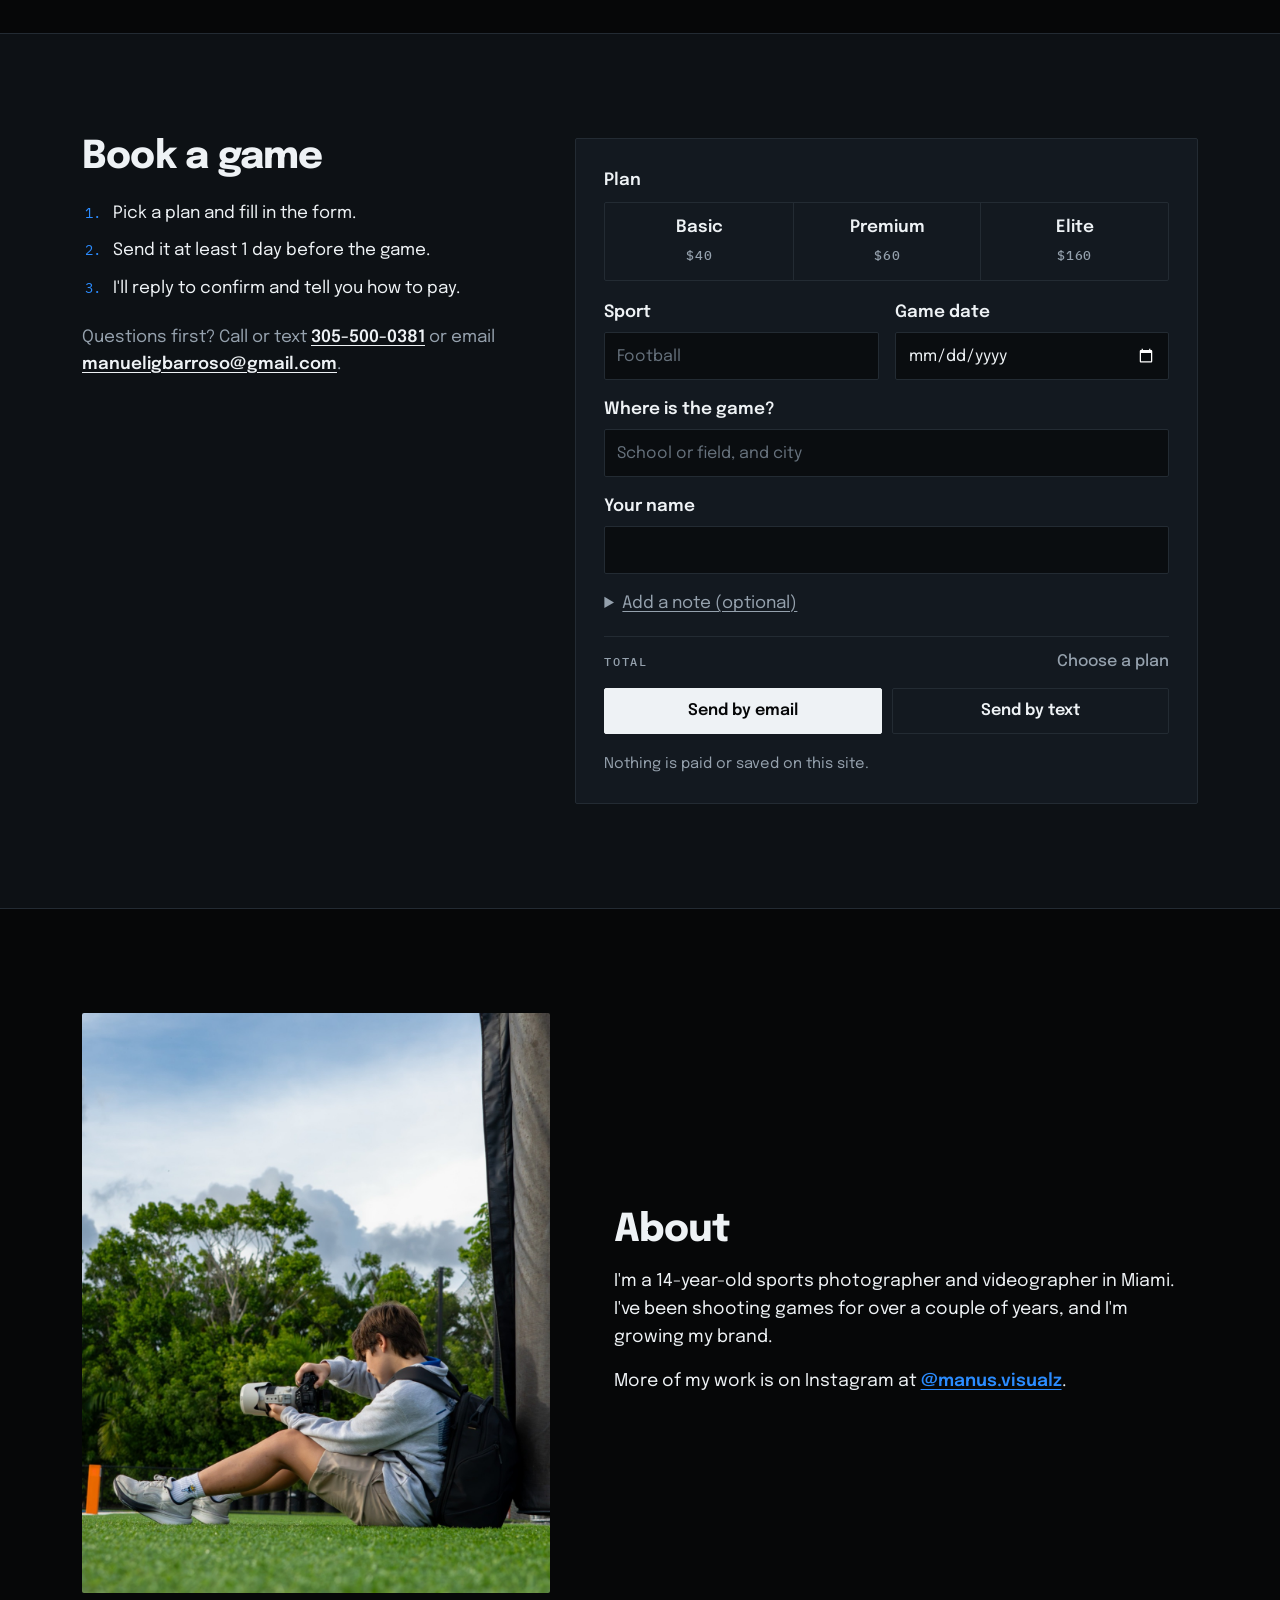
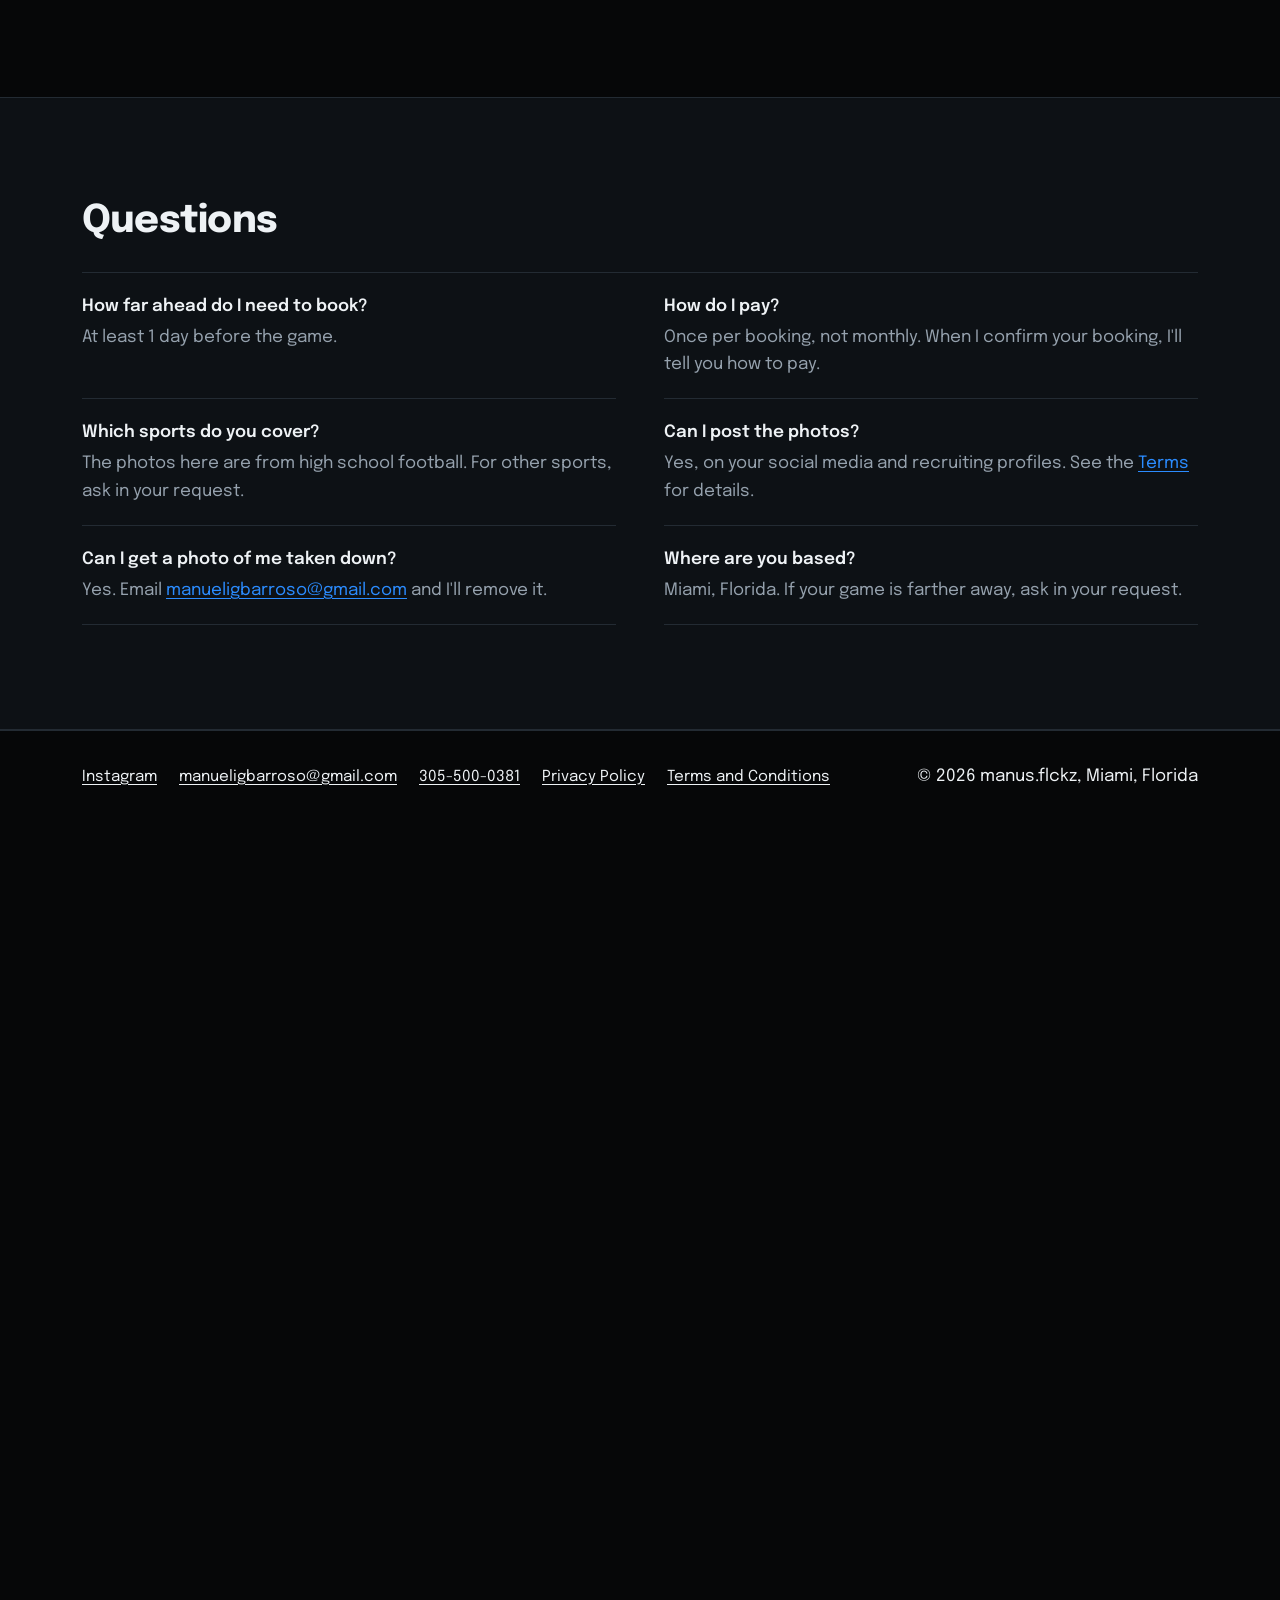
<file: locations/index.html>
<!doctype html>
<html lang="en">
<head>
  <meta charset="utf-8">
  <meta name="viewport" content="width=device-width, initial-scale=1">
  <title>manus.flckz</title>
  <meta name="robots" content="noindex">
  <meta http-equiv="refresh" content="0; url=../#contact">
  <link rel="canonical" href="https://www.manusflckz.net/#contact">
</head>
<body style="background:#060708;color:#eef2f5;font-family:Arial,sans-serif">
  <p>This page moved. <a href="../#contact" style="color:#2b8cff">Go to manus.flckz</a>.</p>
</body>
</html>
</file>
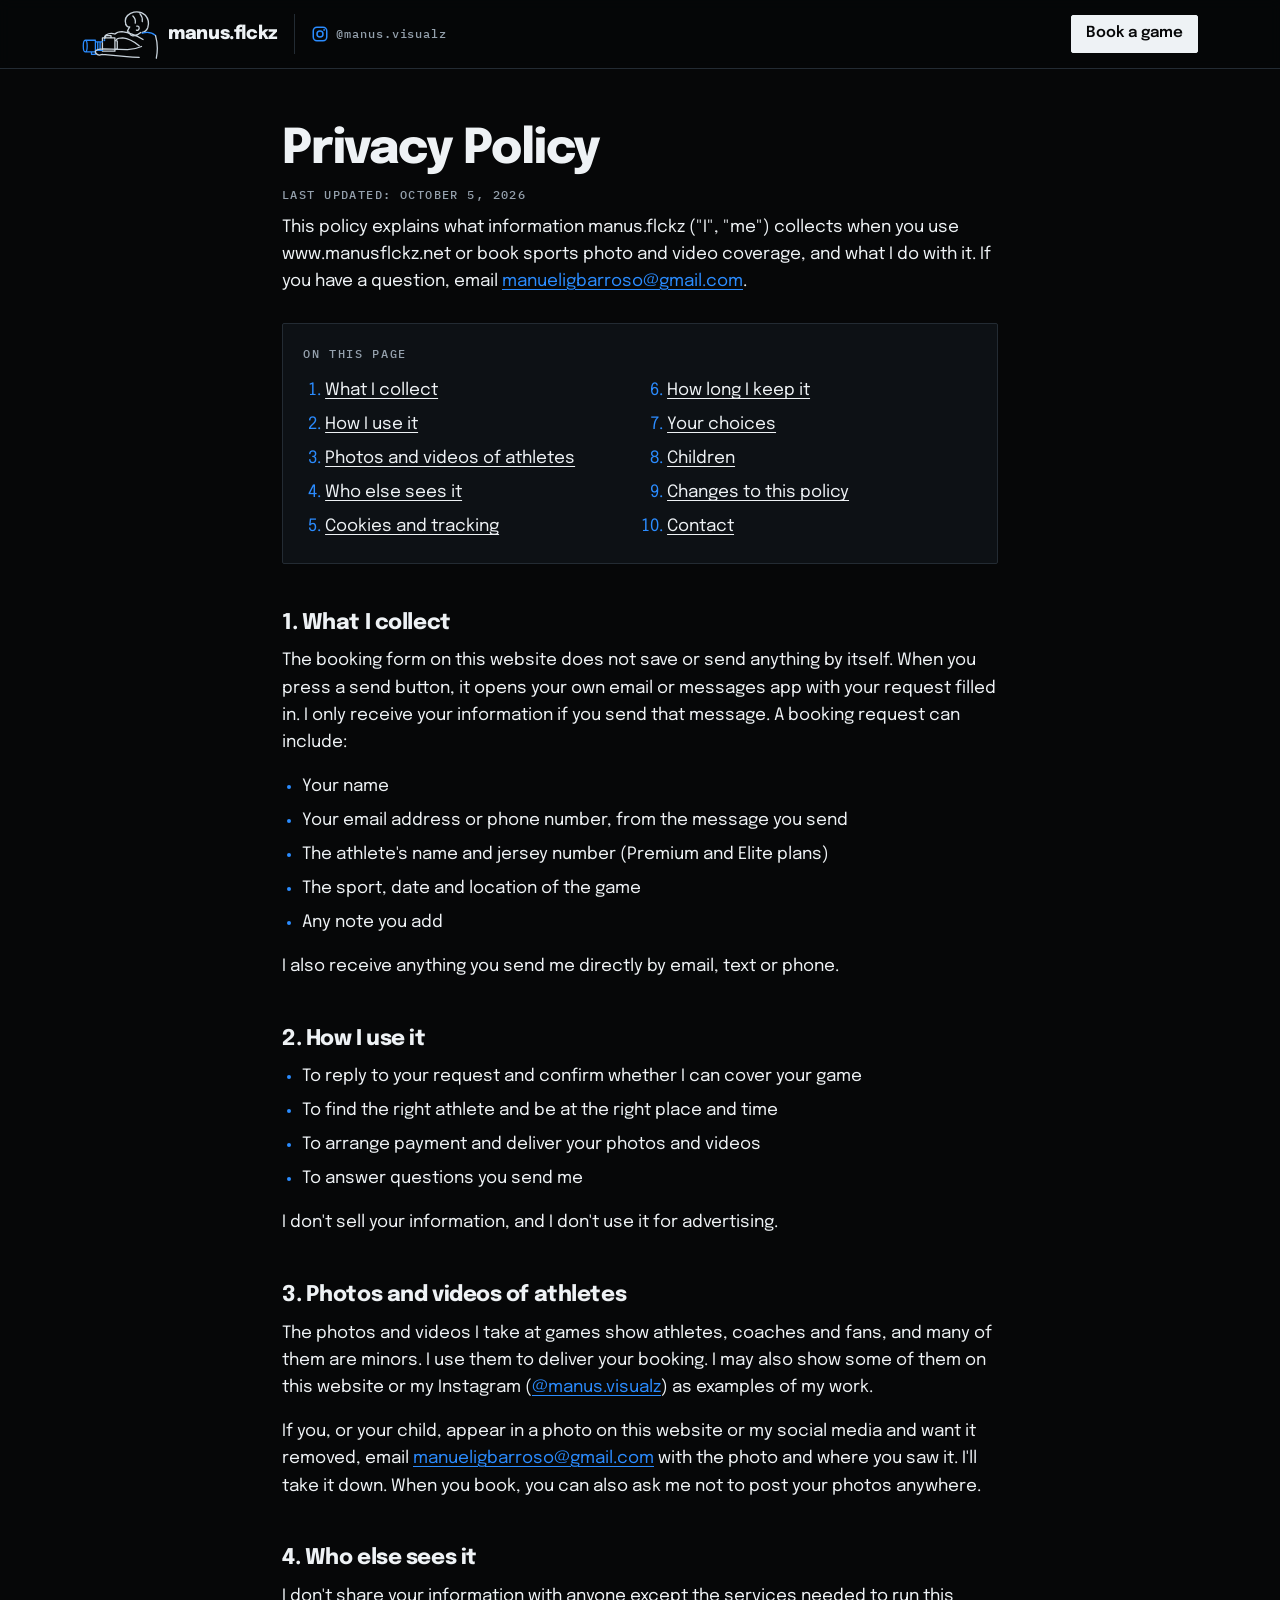
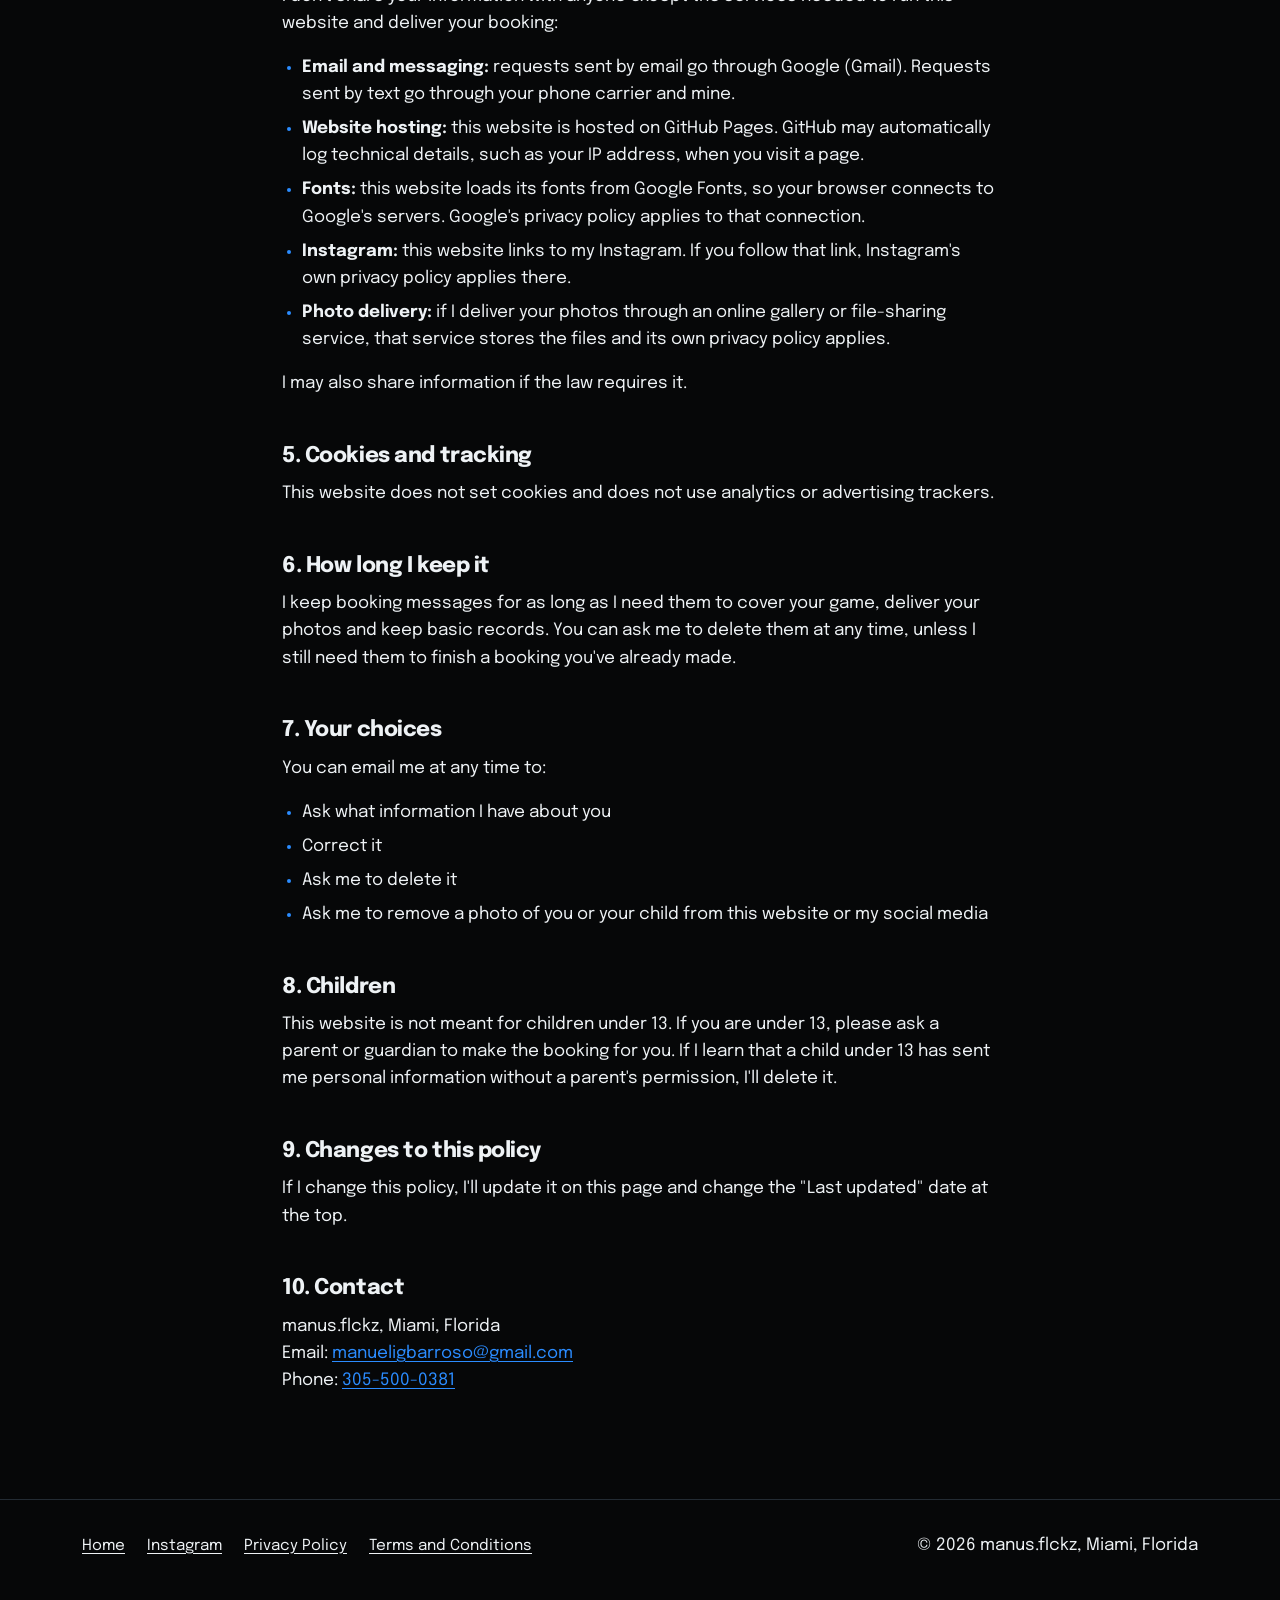
<file: privacy-policy.html>
<!doctype html>
<html lang="en">
<head>
  <meta charset="utf-8">
  <meta name="viewport" content="width=device-width, initial-scale=1, viewport-fit=cover">
  <title>Privacy Policy | manus.flckz</title>
  <meta name="description" content="How manus.flckz handles the information you send when you book sports photo and video coverage.">
  <link rel="canonical" href="https://www.manusflckz.net/privacy-policy">
  <meta name="theme-color" content="#060708">
  <link rel="icon" href="favicon.ico" sizes="48x48">
  <link rel="icon" href="favicon.svg" type="image/svg+xml">
  <link rel="apple-touch-icon" href="apple-touch-icon.png">
  <link rel="preconnect" href="https://fonts.googleapis.com">
  <link rel="preconnect" href="https://fonts.gstatic.com" crossorigin>
  <link href="https://fonts.googleapis.com/css2?family=Epilogue:wght@400;500;600;700;800&family=IBM+Plex+Mono:wght@400;500&display=swap" rel="stylesheet">
  <link rel="stylesheet" href="styles.css">
</head>
<body>
  <a class="skip" href="#main">Skip to content</a>
  <header class="site-header">
    <div class="wrap header-row">
      <div class="header-left">
        <a class="brand" href="index.html"><img src="logo.svg" alt="" width="76" height="50"><span class="brand-name">manus.flckz</span></a>
        <a class="insta" href="https://www.instagram.com/manus.visualz/" target="_blank" rel="noopener" aria-label="@manus.visualz on Instagram">
          <svg width="18" height="18" viewBox="0 0 24 24" fill="none" stroke="currentColor" stroke-width="2" aria-hidden="true"><rect x="3" y="3" width="18" height="18" rx="5"/><circle cx="12" cy="12" r="4"/><circle cx="17.5" cy="6.5" r="1.2" fill="currentColor" stroke="none"/></svg>
          <span>@manus.visualz</span>
        </a>
      </div>
      <nav class="site-nav" aria-label="Main">
        <a class="btn btn-small" href="index.html#book">Book<span class="xs-hide">&nbsp;a game</span></a>
      </nav>
    </div>
  </header>

  <main id="main" class="legal">
    <div class="wrap">
      <h1>Privacy Policy</h1>
      <p class="updated">Last updated: October 5, 2026</p>
      <p>This policy explains what information manus.flckz ("I", "me") collects when you use www.manusflckz.net or book sports photo and video coverage, and what I do with it. If you have a question, email <a href="mailto:manueligbarroso@gmail.com">manueligbarroso@gmail.com</a>.</p>

      <nav class="legal-toc" aria-label="On this page">
        <strong>On this page</strong>
        <ol>
          <li><a href="#collect">What I collect</a></li>
          <li><a href="#use">How I use it</a></li>
          <li><a href="#photos">Photos and videos of athletes</a></li>
          <li><a href="#share">Who else sees it</a></li>
          <li><a href="#cookies">Cookies and tracking</a></li>
          <li><a href="#keep">How long I keep it</a></li>
          <li><a href="#choices">Your choices</a></li>
          <li><a href="#children">Children</a></li>
          <li><a href="#changes">Changes to this policy</a></li>
          <li><a href="#contact">Contact</a></li>
        </ol>
      </nav>

      <h2 id="collect">1. What I collect</h2>
      <p>The booking form on this website does not save or send anything by itself. When you press a send button, it opens your own email or messages app with your request filled in. I only receive your information if you send that message. A booking request can include:</p>
      <ul>
        <li>Your name</li>
        <li>Your email address or phone number, from the message you send</li>
        <li>The athlete's name and jersey number (Premium and Elite plans)</li>
        <li>The sport, date and location of the game</li>
        <li>Any note you add</li>
      </ul>
      <p>I also receive anything you send me directly by email, text or phone.</p>

      <h2 id="use">2. How I use it</h2>
      <ul>
        <li>To reply to your request and confirm whether I can cover your game</li>
        <li>To find the right athlete and be at the right place and time</li>
        <li>To arrange payment and deliver your photos and videos</li>
        <li>To answer questions you send me</li>
      </ul>
      <p>I don't sell your information, and I don't use it for advertising.</p>

      <h2 id="photos">3. Photos and videos of athletes</h2>
      <p>The photos and videos I take at games show athletes, coaches and fans, and many of them are minors. I use them to deliver your booking. I may also show some of them on this website or my Instagram (<a href="https://www.instagram.com/manus.visualz/" target="_blank" rel="noopener">@manus.visualz</a>) as examples of my work.</p>
      <p>If you, or your child, appear in a photo on this website or my social media and want it removed, email <a href="mailto:manueligbarroso@gmail.com">manueligbarroso@gmail.com</a> with the photo and where you saw it. I'll take it down. When you book, you can also ask me not to post your photos anywhere.</p>

      <h2 id="share">4. Who else sees it</h2>
      <p>I don't share your information with anyone except the services needed to run this website and deliver your booking:</p>
      <ul>
        <li><strong>Email and messaging:</strong> requests sent by email go through Google (Gmail). Requests sent by text go through your phone carrier and mine.</li>
        <li><strong>Website hosting:</strong> this website is hosted on GitHub Pages. GitHub may automatically log technical details, such as your IP address, when you visit a page.</li>
        <li><strong>Fonts:</strong> this website loads its fonts from Google Fonts, so your browser connects to Google's servers. Google's privacy policy applies to that connection.</li>
        <li><strong>Instagram:</strong> this website links to my Instagram. If you follow that link, Instagram's own privacy policy applies there.</li>
        <li><strong>Photo delivery:</strong> if I deliver your photos through an online gallery or file-sharing service, that service stores the files and its own privacy policy applies.</li>
      </ul>
      <p>I may also share information if the law requires it.</p>

      <h2 id="cookies">5. Cookies and tracking</h2>
      <p>This website does not set cookies and does not use analytics or advertising trackers.</p>

      <h2 id="keep">6. How long I keep it</h2>
      <p>I keep booking messages for as long as I need them to cover your game, deliver your photos and keep basic records. You can ask me to delete them at any time, unless I still need them to finish a booking you've already made.</p>

      <h2 id="choices">7. Your choices</h2>
      <p>You can email me at any time to:</p>
      <ul>
        <li>Ask what information I have about you</li>
        <li>Correct it</li>
        <li>Ask me to delete it</li>
        <li>Ask me to remove a photo of you or your child from this website or my social media</li>
      </ul>

      <h2 id="children">8. Children</h2>
      <p>This website is not meant for children under 13. If you are under 13, please ask a parent or guardian to make the booking for you. If I learn that a child under 13 has sent me personal information without a parent's permission, I'll delete it.</p>

      <h2 id="changes">9. Changes to this policy</h2>
      <p>If I change this policy, I'll update it on this page and change the "Last updated" date at the top.</p>

      <h2 id="contact">10. Contact</h2>
      <p>manus.flckz, Miami, Florida<br>
        Email: <a href="mailto:manueligbarroso@gmail.com">manueligbarroso@gmail.com</a><br>
        Phone: <a href="tel:+13055000381">305-500-0381</a></p>
    </div>
  </main>

  <footer class="site-footer">
    <div class="wrap footer-row">
      <ul class="footer-links">
        <li><a href="index.html">Home</a></li>
        <li><a href="https://www.instagram.com/manus.visualz/" target="_blank" rel="noopener">Instagram</a></li>
        <li><a href="privacy-policy.html">Privacy Policy</a></li>
        <li><a href="terms-and-conditions.html">Terms and Conditions</a></li>
      </ul>
      <span class="copy">&copy; 2026 manus.flckz, Miami, Florida</span>
    </div>
  </footer>
</body>
</html>
</file>
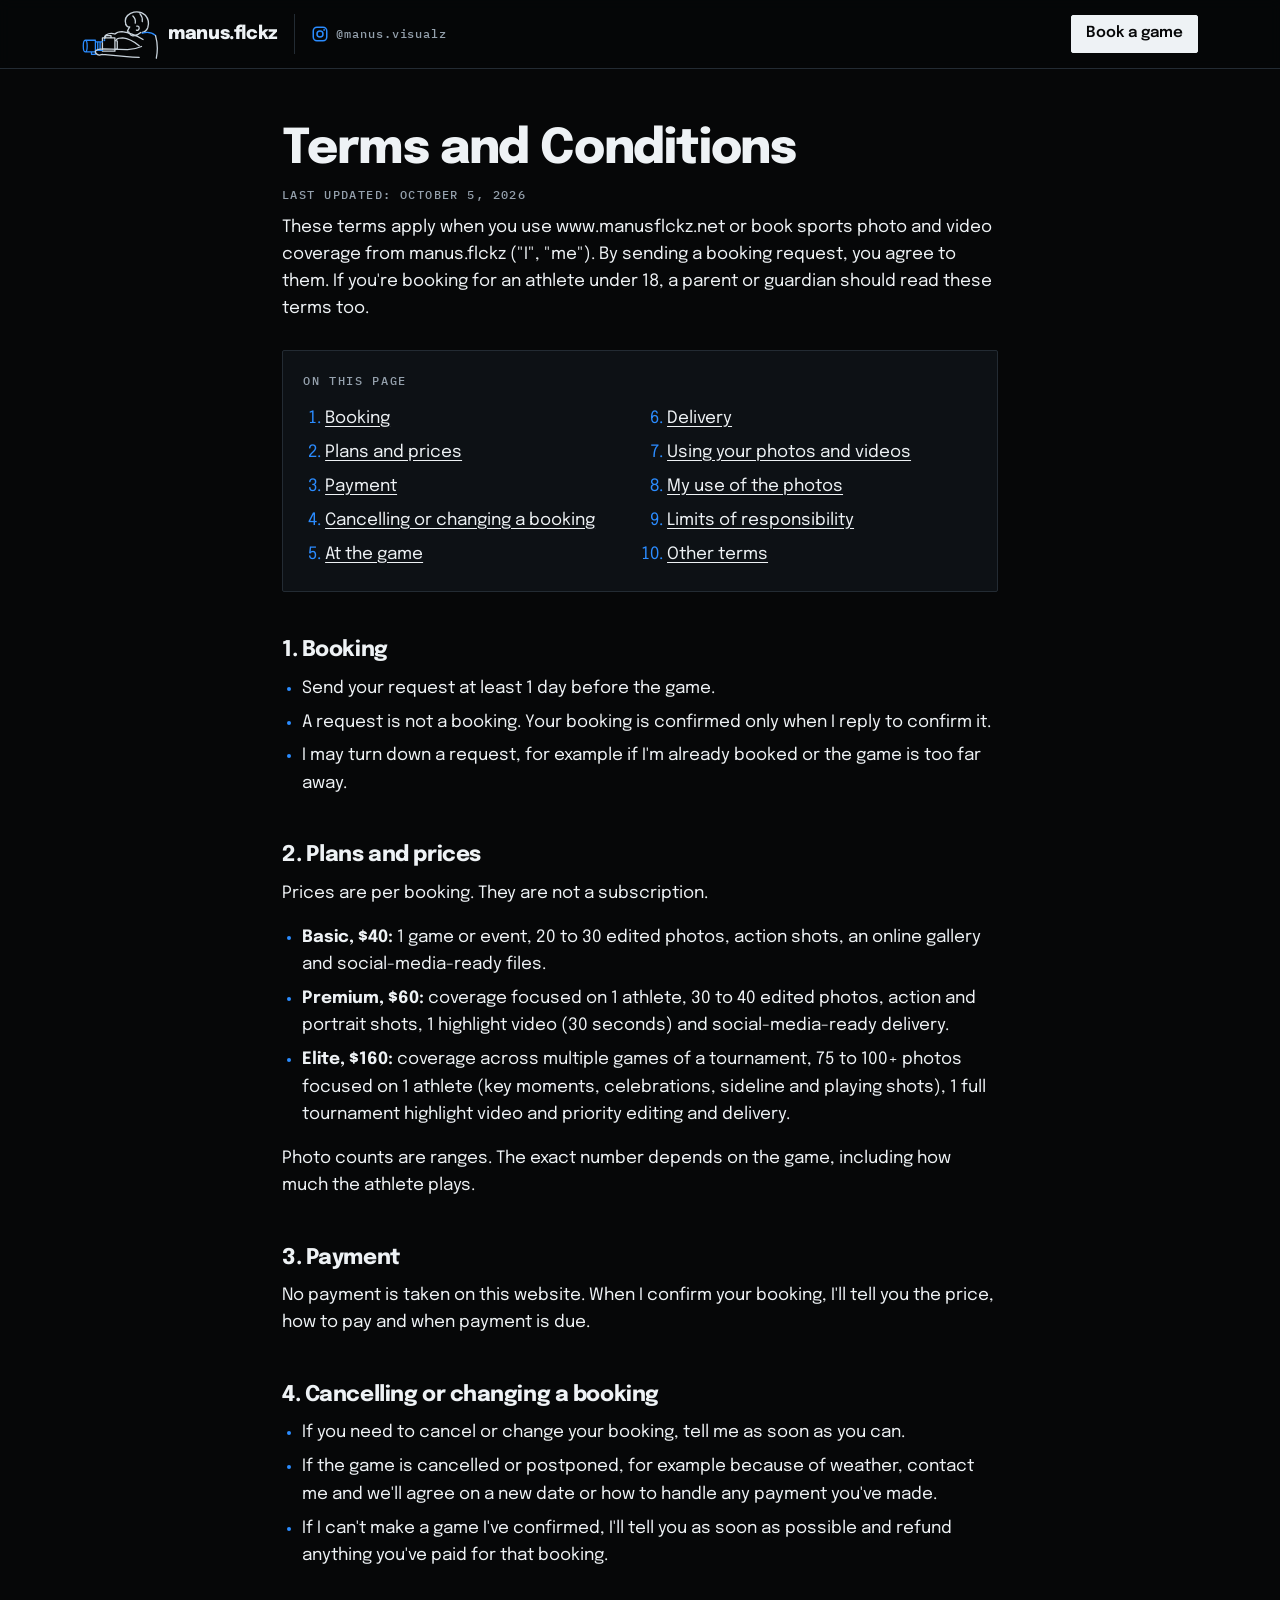
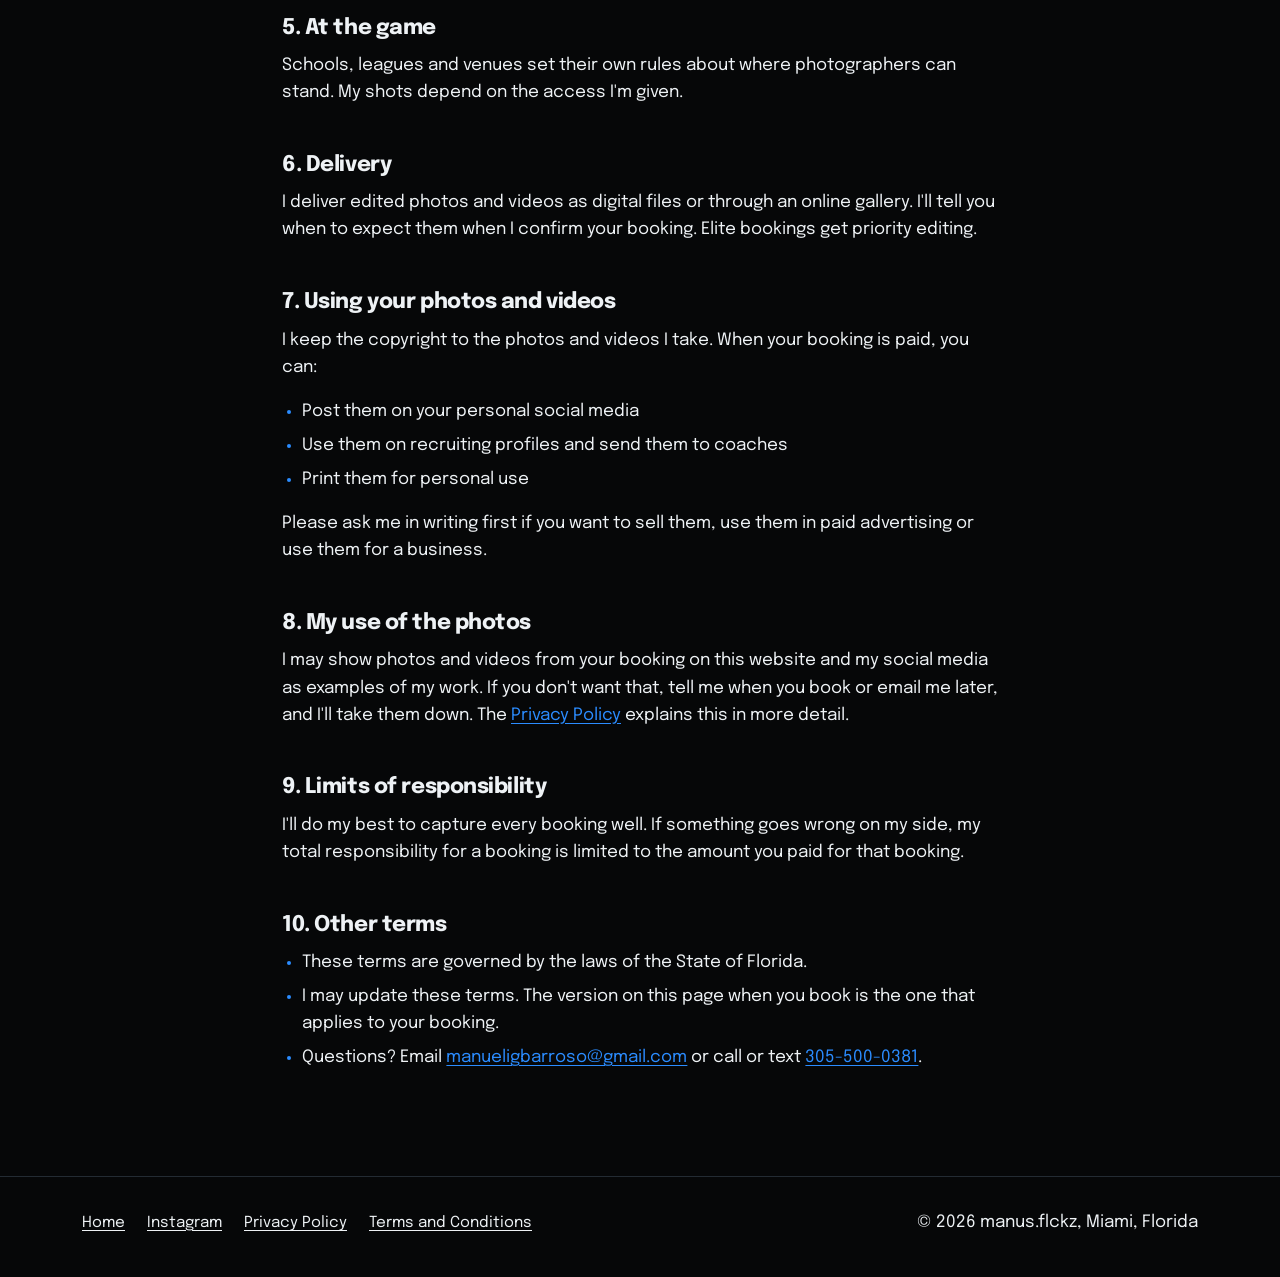
<file: terms-and-conditions.html>
<!doctype html>
<html lang="en">
<head>
  <meta charset="utf-8">
  <meta name="viewport" content="width=device-width, initial-scale=1, viewport-fit=cover">
  <title>Terms and Conditions | manus.flckz</title>
  <meta name="description" content="The terms for booking sports photo and video coverage from manus.flckz in Miami, Florida.">
  <link rel="canonical" href="https://www.manusflckz.net/terms-and-conditions">
  <meta name="theme-color" content="#060708">
  <link rel="icon" href="favicon.ico" sizes="48x48">
  <link rel="icon" href="favicon.svg" type="image/svg+xml">
  <link rel="apple-touch-icon" href="apple-touch-icon.png">
  <link rel="preconnect" href="https://fonts.googleapis.com">
  <link rel="preconnect" href="https://fonts.gstatic.com" crossorigin>
  <link href="https://fonts.googleapis.com/css2?family=Epilogue:wght@400;500;600;700;800&family=IBM+Plex+Mono:wght@400;500&display=swap" rel="stylesheet">
  <link rel="stylesheet" href="styles.css">
</head>
<body>
  <a class="skip" href="#main">Skip to content</a>
  <header class="site-header">
    <div class="wrap header-row">
      <div class="header-left">
        <a class="brand" href="index.html"><img src="logo.svg" alt="" width="76" height="50"><span class="brand-name">manus.flckz</span></a>
        <a class="insta" href="https://www.instagram.com/manus.visualz/" target="_blank" rel="noopener" aria-label="@manus.visualz on Instagram">
          <svg width="18" height="18" viewBox="0 0 24 24" fill="none" stroke="currentColor" stroke-width="2" aria-hidden="true"><rect x="3" y="3" width="18" height="18" rx="5"/><circle cx="12" cy="12" r="4"/><circle cx="17.5" cy="6.5" r="1.2" fill="currentColor" stroke="none"/></svg>
          <span>@manus.visualz</span>
        </a>
      </div>
      <nav class="site-nav" aria-label="Main">
        <a class="btn btn-small" href="index.html#book">Book<span class="xs-hide">&nbsp;a game</span></a>
      </nav>
    </div>
  </header>

  <main id="main" class="legal">
    <div class="wrap">
      <h1>Terms and Conditions</h1>
      <p class="updated">Last updated: October 5, 2026</p>
      <p>These terms apply when you use www.manusflckz.net or book sports photo and video coverage from manus.flckz ("I", "me"). By sending a booking request, you agree to them. If you're booking for an athlete under 18, a parent or guardian should read these terms too.</p>

      <nav class="legal-toc" aria-label="On this page">
        <strong>On this page</strong>
        <ol>
          <li><a href="#booking">Booking</a></li>
          <li><a href="#prices">Plans and prices</a></li>
          <li><a href="#payment">Payment</a></li>
          <li><a href="#changes">Cancelling or changing a booking</a></li>
          <li><a href="#at-the-game">At the game</a></li>
          <li><a href="#delivery">Delivery</a></li>
          <li><a href="#rights">Using your photos and videos</a></li>
          <li><a href="#portfolio">My use of the photos</a></li>
          <li><a href="#liability">Limits of responsibility</a></li>
          <li><a href="#other">Other terms</a></li>
        </ol>
      </nav>

      <h2 id="booking">1. Booking</h2>
      <ul>
        <li>Send your request at least 1 day before the game.</li>
        <li>A request is not a booking. Your booking is confirmed only when I reply to confirm it.</li>
        <li>I may turn down a request, for example if I'm already booked or the game is too far away.</li>
      </ul>

      <h2 id="prices">2. Plans and prices</h2>
      <p>Prices are per booking. They are not a subscription.</p>
      <ul>
        <li><strong>Basic, $40:</strong> 1 game or event, 20 to 30 edited photos, action shots, an online gallery and social-media-ready files.</li>
        <li><strong>Premium, $60:</strong> coverage focused on 1 athlete, 30 to 40 edited photos, action and portrait shots, 1 highlight video (30 seconds) and social-media-ready delivery.</li>
        <li><strong>Elite, $160:</strong> coverage across multiple games of a tournament, 75 to 100+ photos focused on 1 athlete (key moments, celebrations, sideline and playing shots), 1 full tournament highlight video and priority editing and delivery.</li>
      </ul>
      <p>Photo counts are ranges. The exact number depends on the game, including how much the athlete plays.</p>

      <h2 id="payment">3. Payment</h2>
      <p>No payment is taken on this website. When I confirm your booking, I'll tell you the price, how to pay and when payment is due.</p>

      <h2 id="changes">4. Cancelling or changing a booking</h2>
      <ul>
        <li>If you need to cancel or change your booking, tell me as soon as you can.</li>
        <li>If the game is cancelled or postponed, for example because of weather, contact me and we'll agree on a new date or how to handle any payment you've made.</li>
        <li>If I can't make a game I've confirmed, I'll tell you as soon as possible and refund anything you've paid for that booking.</li>
      </ul>

      <h2 id="at-the-game">5. At the game</h2>
      <p>Schools, leagues and venues set their own rules about where photographers can stand. My shots depend on the access I'm given.</p>

      <h2 id="delivery">6. Delivery</h2>
      <p>I deliver edited photos and videos as digital files or through an online gallery. I'll tell you when to expect them when I confirm your booking. Elite bookings get priority editing.</p>

      <h2 id="rights">7. Using your photos and videos</h2>
      <p>I keep the copyright to the photos and videos I take. When your booking is paid, you can:</p>
      <ul>
        <li>Post them on your personal social media</li>
        <li>Use them on recruiting profiles and send them to coaches</li>
        <li>Print them for personal use</li>
      </ul>
      <p>Please ask me in writing first if you want to sell them, use them in paid advertising or use them for a business.</p>

      <h2 id="portfolio">8. My use of the photos</h2>
      <p>I may show photos and videos from your booking on this website and my social media as examples of my work. If you don't want that, tell me when you book or email me later, and I'll take them down. The <a href="privacy-policy.html#photos">Privacy Policy</a> explains this in more detail.</p>

      <h2 id="liability">9. Limits of responsibility</h2>
      <p>I'll do my best to capture every booking well. If something goes wrong on my side, my total responsibility for a booking is limited to the amount you paid for that booking.</p>

      <h2 id="other">10. Other terms</h2>
      <ul>
        <li>These terms are governed by the laws of the State of Florida.</li>
        <li>I may update these terms. The version on this page when you book is the one that applies to your booking.</li>
        <li>Questions? Email <a href="mailto:manueligbarroso@gmail.com">manueligbarroso@gmail.com</a> or call or text <a href="tel:+13055000381">305-500-0381</a>.</li>
      </ul>
    </div>
  </main>

  <footer class="site-footer">
    <div class="wrap footer-row">
      <ul class="footer-links">
        <li><a href="index.html">Home</a></li>
        <li><a href="https://www.instagram.com/manus.visualz/" target="_blank" rel="noopener">Instagram</a></li>
        <li><a href="privacy-policy.html">Privacy Policy</a></li>
        <li><a href="terms-and-conditions.html">Terms and Conditions</a></li>
      </ul>
      <span class="copy">&copy; 2026 manus.flckz, Miami, Florida</span>
    </div>
  </footer>
</body>
</html>
</file>
<file: styles.css>
/* Layout: a black sideline. Short intro, his photos underneath, then prices, booking, about and questions. Sketch logo in the header.
   One dark theme on purpose: black like the old site, one blue accent and mono labels like the sketch. */
:root {
  color-scheme: dark;
  --bg: #060708;
  --surface: #0d1115;
  --raise: #131920;
  --field: #0a0d10;
  --rule: #232b33;
  --ink: #eef2f5;
  --dim: #95a1ad;
  --sketch: #c9d3dc;
  --sketch-dim: #5b6670;
  --blue: #2b8cff;
  --blue-soft: rgba(43, 140, 255, .14);
  --error: #ff8f85;
  --error-bg: rgba(255, 110, 98, .12);
  --ok: #6fd6a2;
  --ok-bg: rgba(76, 195, 138, .12);
  --radius: 2px;
  --wrap: 1180px;
  --sans: "Epilogue", "Helvetica Neue", Arial, sans-serif;
  --mono: "IBM Plex Mono", ui-monospace, "SF Mono", Menlo, Consolas, monospace;
}

*, *::before, *::after { box-sizing: border-box; }
html { -webkit-text-size-adjust: 100%; scroll-padding-top: 80px; }
@media (prefers-reduced-motion: no-preference) { html { scroll-behavior: smooth; } }
body {
  margin: 0;
  background: var(--bg);
  color: var(--ink);
  font: 400 17px/1.6 var(--sans);
  -webkit-font-smoothing: antialiased;
}
img { max-width: 100%; height: auto; display: block; }
a { color: inherit; text-underline-offset: 3px; }
h1, h2, h3 { font-family: var(--sans); line-height: 1.04; margin: 0; text-wrap: balance; }
h1 { font-size: clamp(2.3rem, 5.4vw, 4rem); font-weight: 800; letter-spacing: -0.025em; }
h2 { font-size: clamp(1.7rem, 3.2vw, 2.4rem); font-weight: 750; letter-spacing: -0.02em; }
h3 { font-size: 1.2rem; font-weight: 700; letter-spacing: -0.01em; }
p { margin: 0; }
:focus-visible { outline: 2px solid var(--blue); outline-offset: 3px; }
.mono { font-family: var(--mono); font-size: .74rem; font-weight: 500; letter-spacing: .14em; text-transform: uppercase; color: var(--dim); }

.wrap { max-width: var(--wrap); margin: 0 auto; padding-inline: 16px; }
@media (min-width: 720px) { .wrap { padding-inline: 32px; } }
.skip { position: absolute; left: 8px; top: -60px; background: var(--ink); color: var(--bg); padding: 10px 14px; z-index: 100; }
.skip:focus { top: 8px; }
.sr-only { position: absolute; width: 1px; height: 1px; overflow: hidden; clip: rect(0 0 0 0); white-space: nowrap; }

/* Buttons and links */
.btn {
  display: inline-flex; align-items: center; justify-content: center;
  min-height: 46px; padding: 0 22px;
  border: 1px solid var(--ink); border-radius: var(--radius);
  background: var(--ink); color: var(--bg);
  font: 600 1rem/1 var(--sans); text-decoration: none; cursor: pointer; white-space: nowrap;
  transition: background-color .15s, border-color .15s, color .15s;
}
.btn:hover { background: var(--blue); border-color: var(--blue); color: var(--bg); }
.btn-line { background: transparent; color: var(--ink); border-color: var(--rule); }
.btn-line:hover { background: var(--blue-soft); border-color: var(--blue); color: var(--ink); }
.btn-small { min-height: 38px; padding: 0 14px; font-size: .95rem; }
.text-link { color: var(--blue); font-weight: 600; text-decoration: underline; text-decoration-thickness: 1px; }
.text-link:hover { color: var(--ink); }

/* Header */
.site-header { position: sticky; top: env(safe-area-inset-top, 0px); z-index: 50; background: rgba(6, 7, 8, .94); border-bottom: 1px solid var(--rule); }
@supports (backdrop-filter: blur(6px)) { .site-header { background: rgba(6, 7, 8, .82); backdrop-filter: blur(6px); } }
.header-row { display: flex; align-items: center; justify-content: space-between; gap: 16px; min-height: 68px; }
.header-left { display: flex; align-items: center; gap: 16px; min-width: 0; }
.brand { display: inline-flex; align-items: center; gap: 10px; font: 800 1.15rem/1 var(--sans); letter-spacing: -0.02em; text-decoration: none; }
.brand img { width: 76px; height: 50px; }
.insta { display: inline-flex; align-items: center; gap: 7px; color: var(--dim); font: 500 .74rem/1 var(--mono); letter-spacing: .08em; text-decoration: none; padding-left: 16px; border-left: 1px solid var(--rule); min-height: 40px; }
.insta:hover { color: var(--ink); }
.insta svg { flex: none; color: var(--blue); }
.site-nav { display: flex; align-items: center; gap: 24px; }
.site-nav a:not(.btn) { color: var(--dim); text-decoration: none; font: 500 .74rem/1 var(--mono); letter-spacing: .14em; text-transform: uppercase; }
.site-nav a:not(.btn):hover { color: var(--ink); }
.brand, .insta, .site-nav { flex: none; }
@media (max-width: 900px) { .site-nav a:not(.btn) { display: none; } }
@media (max-width: 560px) {
  .insta span { position: absolute; width: 1px; height: 1px; overflow: hidden; clip: rect(0 0 0 0); }
  .insta { padding-left: 12px; }
  .header-left { gap: 12px; }
  .brand { font-size: 1.02rem; gap: 8px; }
  .brand img { width: 61px; height: 40px; }
  .site-nav .btn-small { padding: 0 12px; }
}
@media (max-width: 374px) {
  .xs-hide { display: none; }
  .brand-name { position: absolute; width: 1px; height: 1px; overflow: hidden; clip: rect(0 0 0 0); }
}

/* Intro */
.intro { padding-block: 56px 32px; }
@media (min-width: 940px) { .intro { padding-block: 88px 44px; } }
.intro-text { display: grid; gap: 18px; max-width: 820px; }
.intro .lead { font-size: 1.12rem; color: var(--dim); max-width: 32em; }
.intro-actions { display: flex; flex-wrap: wrap; align-items: center; gap: 22px; margin-top: 6px; }

/* Photo row: widths follow each photo's shape, so nothing is cropped */
.gallery { display: flex; flex-wrap: wrap; gap: 10px; }
.gallery button { padding: 0; border: 0; background: var(--surface); cursor: zoom-in; display: block; min-width: 0; border-radius: var(--radius); overflow: hidden; }
.gallery img { width: 100%; height: auto; transition: opacity .15s; }
.gallery button:hover img { opacity: .85; }
.gallery .g-wide { flex: 1.5 1 100%; }
.gallery .g-tall { flex: var(--r) 1 0; }
@media (min-width: 720px) { .gallery .g-wide { flex: 1.5 1 0; } }
.gallery-note { margin-top: 12px; }

/* Lightbox */
.lightbox { border: 0; padding: 0; background: transparent; max-width: 100vw; max-height: 100vh; width: 100vw; height: 100vh; }
.lightbox::backdrop { background: rgba(3, 4, 5, .96); }
.lb-inner { position: relative; width: 100%; height: 100%; display: flex; align-items: center; justify-content: center; padding: 64px 16px; }
.lb-inner img { max-width: 100%; max-height: 100%; width: auto; height: auto; object-fit: contain; }
.lb-btn { position: absolute; background: transparent; color: var(--ink); border: 1px solid var(--rule); border-radius: var(--radius); width: 48px; height: 48px; cursor: pointer; display: grid; place-items: center; }
.lb-btn:hover { border-color: var(--blue); }
.lb-close { top: 12px; right: 12px; }
.lb-prev { left: 12px; top: 50%; transform: translateY(-50%); }
.lb-next { right: 12px; top: 50%; transform: translateY(-50%); }
.lb-count { position: absolute; top: 26px; left: 16px; font: 500 .8rem var(--mono); letter-spacing: .12em; color: var(--dim); }
@media (max-width: 600px) { .lb-prev, .lb-next { top: auto; bottom: 12px; transform: none; } }

/* Sections */
.section { padding-block: 72px; }
@media (min-width: 900px) { .section { padding-block: 104px; } }
.section-alt { background: var(--surface); border-block: 1px solid var(--rule); }
.section-head { display: grid; gap: 10px; margin-bottom: 30px; max-width: 640px; }
.section-head p { color: var(--dim); font-size: 1.05rem; }

/* Prices: one row per plan */
.rates { border-top: 1px solid var(--rule); }
.plan { display: grid; gap: 6px 24px; padding: 24px 0; border-bottom: 1px solid var(--rule); grid-template-columns: 1fr auto; align-items: start; transition: background-color .15s, box-shadow .15s; }
.plan-main { display: grid; gap: 4px; min-width: 0; }
.plan-name { display: flex; align-items: center; gap: 10px; flex-wrap: wrap; }
.plan-tag { display: none; font: 500 .68rem/1 var(--mono); letter-spacing: .12em; text-transform: uppercase; color: var(--bg); background: var(--blue); padding: 5px 7px; border-radius: var(--radius); }
.plan.is-match { background: var(--blue-soft); box-shadow: 0 0 0 1px var(--blue) inset; padding-inline: 16px; }
.plan.is-match .plan-tag { display: inline-block; }
.plan-sum { color: var(--dim); }
.price { font: 800 2.2rem/1 var(--sans); letter-spacing: -0.02em; color: var(--blue); text-align: right; font-variant-numeric: tabular-nums; }
.plan-actions { grid-column: 1 / -1; display: flex; flex-wrap: wrap; align-items: center; gap: 12px; margin-top: 8px; }
.plan-more summary { cursor: pointer; color: var(--dim); font: 500 .72rem var(--mono); letter-spacing: .12em; text-transform: uppercase; }
.plan-more summary:hover { color: var(--ink); }
.plan-more ul { margin: 10px 0 0; padding-left: 1.1em; font-size: .95rem; }
.plan-more li { margin-bottom: 3px; }
.plan-more li::marker { color: var(--blue); }
@media (min-width: 760px) {
  .plan { grid-template-columns: 140px 1fr 120px 180px; align-items: center; }
  .plan-main { display: contents; }
  .plan-name { grid-column: 1; grid-row: 1; }
  .plan-sum { grid-column: 2; grid-row: 1; }
  .price { grid-column: 3; grid-row: 1; }
  .plan-actions { grid-column: 4; grid-row: 1; margin-top: 0; justify-content: flex-end; }
  .plan-more { grid-column: 2 / 4; grid-row: 2; }
}
.plan-actions .btn { min-width: 168px; }

/* Plan finder */
.finder { margin-top: 24px; }
.finder > summary { cursor: pointer; color: var(--blue); font-weight: 600; text-decoration: underline; text-decoration-thickness: 1px; text-underline-offset: 3px; width: fit-content; }
.finder > summary:hover { color: var(--ink); }
.finder-body { display: grid; gap: 14px; margin-top: 14px; padding: 18px; background: var(--surface); border: 1px solid var(--rule); border-radius: var(--radius); max-width: 640px; }
.finder-step p { font-weight: 600; margin-bottom: 10px; }
.choice-row { display: flex; flex-wrap: wrap; gap: 8px; }
.choice { background: transparent; border: 1px solid var(--rule); border-radius: var(--radius); padding: 10px 14px; font: 500 1rem var(--sans); cursor: pointer; color: var(--ink); }
.choice:hover { border-color: var(--blue); }
.choice[aria-pressed="true"] { border-color: var(--blue); background: var(--blue-soft); }
.finder-result { display: grid; gap: 12px; justify-items: start; padding-top: 14px; border-top: 1px solid var(--rule); }
.link-btn { background: none; border: 0; padding: 0; font: inherit; color: var(--dim); text-decoration: underline; cursor: pointer; justify-self: start; }
.link-btn:hover { color: var(--ink); }

/* Booking */
.book-grid { display: grid; gap: 32px; align-items: start; }
@media (min-width: 940px) { .book-grid { grid-template-columns: 1fr 1.45fr; gap: 64px; } }
.book-info { display: grid; gap: 22px; }
.book-steps { margin: 0; padding-left: 1.6em; display: grid; gap: 10px; }
.book-steps li { padding-left: 4px; }
.book-steps li::marker { color: var(--blue); font-family: var(--mono); font-size: .85em; }
.book-contact { color: var(--dim); }
.book-contact a { color: var(--ink); font-weight: 600; overflow-wrap: anywhere; }
.form { background: var(--raise); border: 1px solid var(--rule); border-radius: var(--radius); padding: 20px; display: grid; gap: 18px; min-width: 0; }
@media (min-width: 720px) { .form { padding: 28px; } }
fieldset { border: 0; padding: 0; margin: 0; min-width: 0; }
legend { font-weight: 600; margin-bottom: 8px; padding: 0; }
.plan-radios { display: grid; grid-template-columns: repeat(3, 1fr); border: 1px solid var(--rule); border-radius: var(--radius); }
.plan-radio { position: relative; }
.plan-radio + .plan-radio { border-left: 1px solid var(--rule); }
.plan-radio input { position: absolute; opacity: 0; inset: 0; margin: 0; cursor: pointer; }
.plan-radio span { display: block; padding: 11px 6px; cursor: pointer; text-align: center; transition: background-color .15s; }
.plan-radio span:hover { background: var(--blue-soft); }
.plan-radio strong { display: block; font-weight: 600; }
.plan-radio em { font-style: normal; color: var(--dim); font: 500 .8rem var(--mono); letter-spacing: .06em; }
.plan-radio input:checked + span { background: var(--blue); color: var(--bg); }
.plan-radio input:checked + span em { color: var(--bg); }
.plan-radio input:focus-visible + span { outline: 2px solid var(--blue); outline-offset: 3px; }
.fields { display: grid; gap: 16px; }
@media (min-width: 600px) { .fields-2 { grid-template-columns: 1fr 1fr; } }
.field label { display: block; font-weight: 600; margin-bottom: 6px; }
.field input, .field textarea {
  width: 100%; font: 400 1rem var(--sans); color: var(--ink);
  background: var(--field); border: 1px solid var(--rule); border-radius: var(--radius);
  padding: 11px 12px; min-height: 48px;
}
.field input::placeholder, .field textarea::placeholder { color: #66717c; }
.field textarea { min-height: 96px; resize: vertical; }
.field input:focus, .field textarea:focus { border-color: var(--blue); box-shadow: 0 0 0 1px var(--blue); outline: none; }
.field input[aria-invalid="true"] { border-color: var(--error); box-shadow: 0 0 0 1px var(--error); }
.err { font-size: .9rem; color: var(--error); margin-top: 6px; font-weight: 500; }
.err:empty { display: none; }
.note-toggle summary { cursor: pointer; color: var(--dim); text-decoration: underline; text-underline-offset: 3px; width: fit-content; }
.note-toggle summary:hover { color: var(--ink); }
.note-toggle .field { margin-top: 10px; }
.form-status { padding: 12px 14px; border-radius: var(--radius); font-weight: 500; }
.form-status.is-error { background: var(--error-bg); color: var(--error); }
.form-status.is-ok { background: var(--ok-bg); color: var(--ok); }
.form-status:empty { display: none; }
.form-status .btn { margin-top: 10px; }
.form-status textarea { display: block; width: 100%; min-height: 160px; margin-top: 10px; font: 400 .95rem var(--sans); color: var(--ink); background: var(--field); border: 1px solid var(--rule); border-radius: var(--radius); padding: 10px; }
.total { display: flex; justify-content: space-between; align-items: baseline; border-top: 1px solid var(--rule); padding-top: 16px; }
.total span { font: 500 .74rem var(--mono); letter-spacing: .14em; text-transform: uppercase; color: var(--dim); }
.total strong { font: 800 2rem/1 var(--sans); letter-spacing: -0.02em; color: var(--blue); font-variant-numeric: tabular-nums; }
.total strong.empty { font: 500 1rem var(--sans); letter-spacing: 0; color: var(--dim); }
.send-row { display: flex; flex-wrap: wrap; gap: 10px; }
.send-row .btn { flex: 1 1 190px; }
.form-foot { color: var(--dim); font-size: .92rem; }

/* About */
.about-grid { display: grid; gap: 32px; align-items: center; }
@media (min-width: 860px) { .about-grid { grid-template-columns: 1fr 1.25fr; gap: 64px; } }
.about-photo { margin: 0; }
.about-photo img { border-radius: var(--radius); width: 100%; }
.about-photo figcaption { margin-top: 10px; text-transform: none; letter-spacing: .04em; }
.about-text { display: grid; gap: 16px; max-width: 34em; }
.about-text p { font-size: 1.1rem; }

/* Questions: all answers visible */
.faq { display: grid; gap: 0 48px; margin: 0; border-top: 1px solid var(--rule); }
@media (min-width: 760px) { .faq { grid-template-columns: 1fr 1fr; } }
.faq div { padding-block: 20px; border-bottom: 1px solid var(--rule); }
.faq dt { font-weight: 600; margin-bottom: 4px; }
.faq dd { margin: 0; color: var(--dim); }
.faq a { color: var(--blue); }

/* Footer */
.site-footer { border-top: 1px solid var(--rule); padding-block: 32px 40px; }
.footer-row { display: flex; flex-wrap: wrap; justify-content: space-between; align-items: center; gap: 14px 28px; }
.footer-links { display: flex; flex-wrap: wrap; gap: 10px 22px; margin: 0; padding: 0; list-style: none; font-size: .95rem; }
.footer-links a { color: var(--ink); }
.footer-links a:hover { color: var(--blue); }

/* Legal pages */
.legal { padding-block: 56px 88px; }
.legal .wrap { max-width: 780px; }
.legal h1 { font-size: clamp(2.1rem, 5vw, 3rem); margin-bottom: 12px; }
.legal h2 { font-size: 1.35rem; margin: 2.2em 0 .6em; }
.legal p { margin-bottom: 1em; }
.legal ul { padding-left: 1.2em; margin: 0 0 1em; }
.legal li { margin-bottom: .4em; }
.legal li::marker { color: var(--blue); }
.legal a { color: var(--blue); }
.updated { color: var(--dim); font: 500 .74rem var(--mono); letter-spacing: .12em; text-transform: uppercase; }
.legal-toc { background: var(--surface); border: 1px solid var(--rule); border-radius: var(--radius); padding: 16px 20px; margin: 28px 0; }
.legal-toc strong { font: 500 .74rem var(--mono); letter-spacing: .14em; text-transform: uppercase; color: var(--dim); }
.legal-toc ol { margin: 10px 0 0; padding-left: 1.3em; columns: 2; column-gap: 32px; }
.legal-toc a { color: var(--ink); }
@media (max-width: 600px) { .legal-toc ol { columns: 1; } }
</file>
